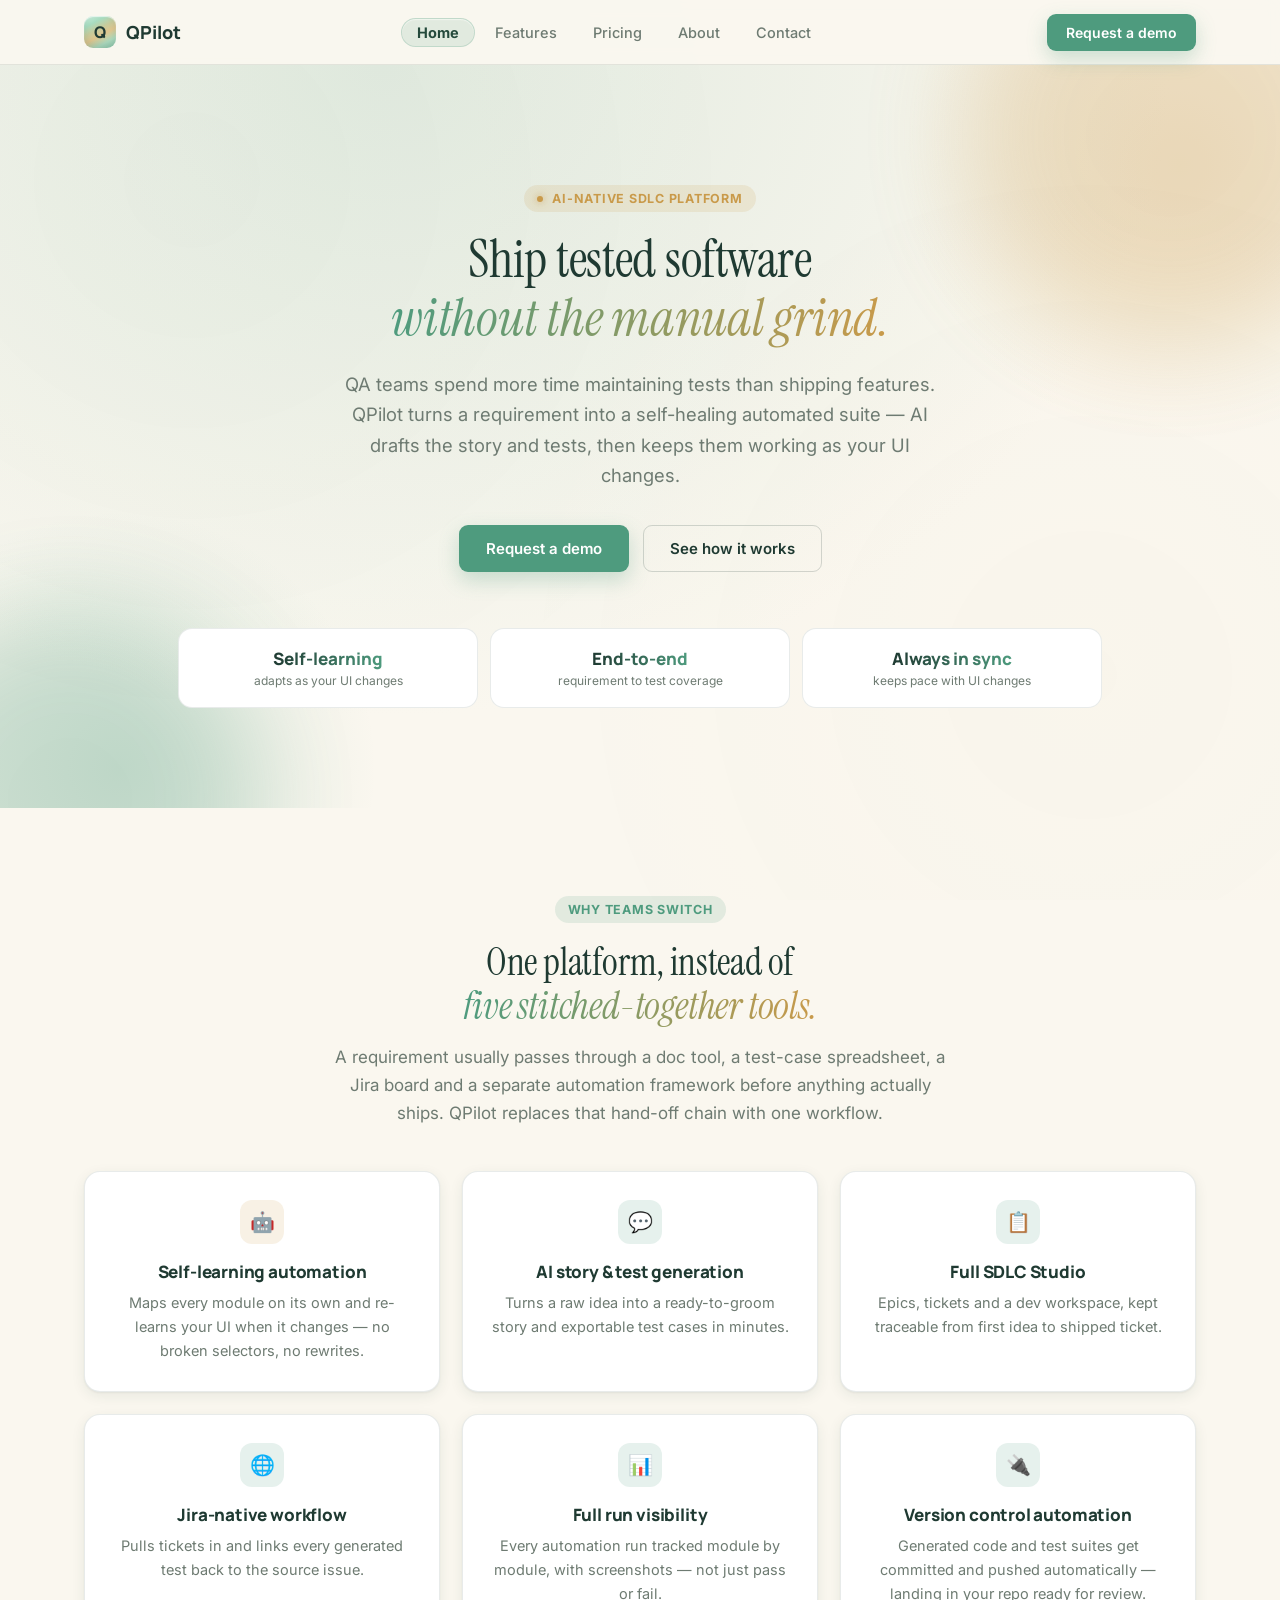
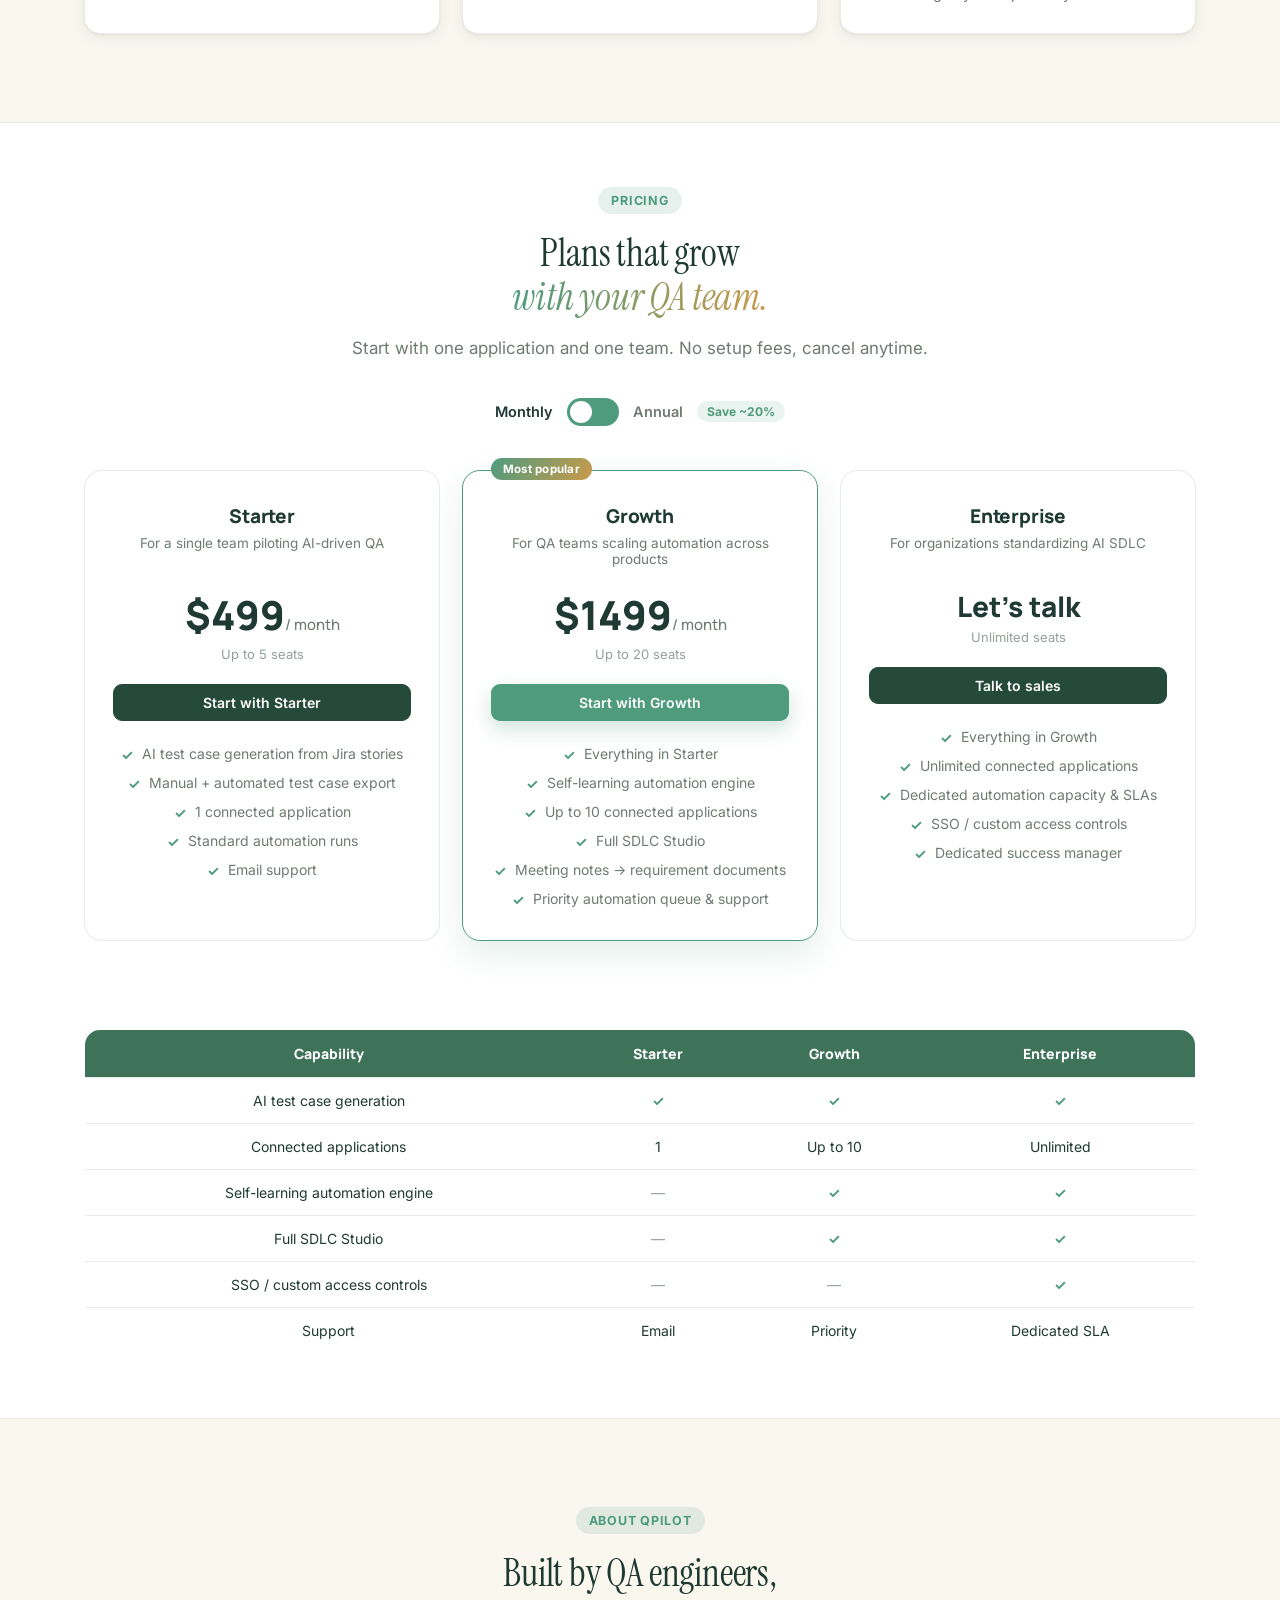
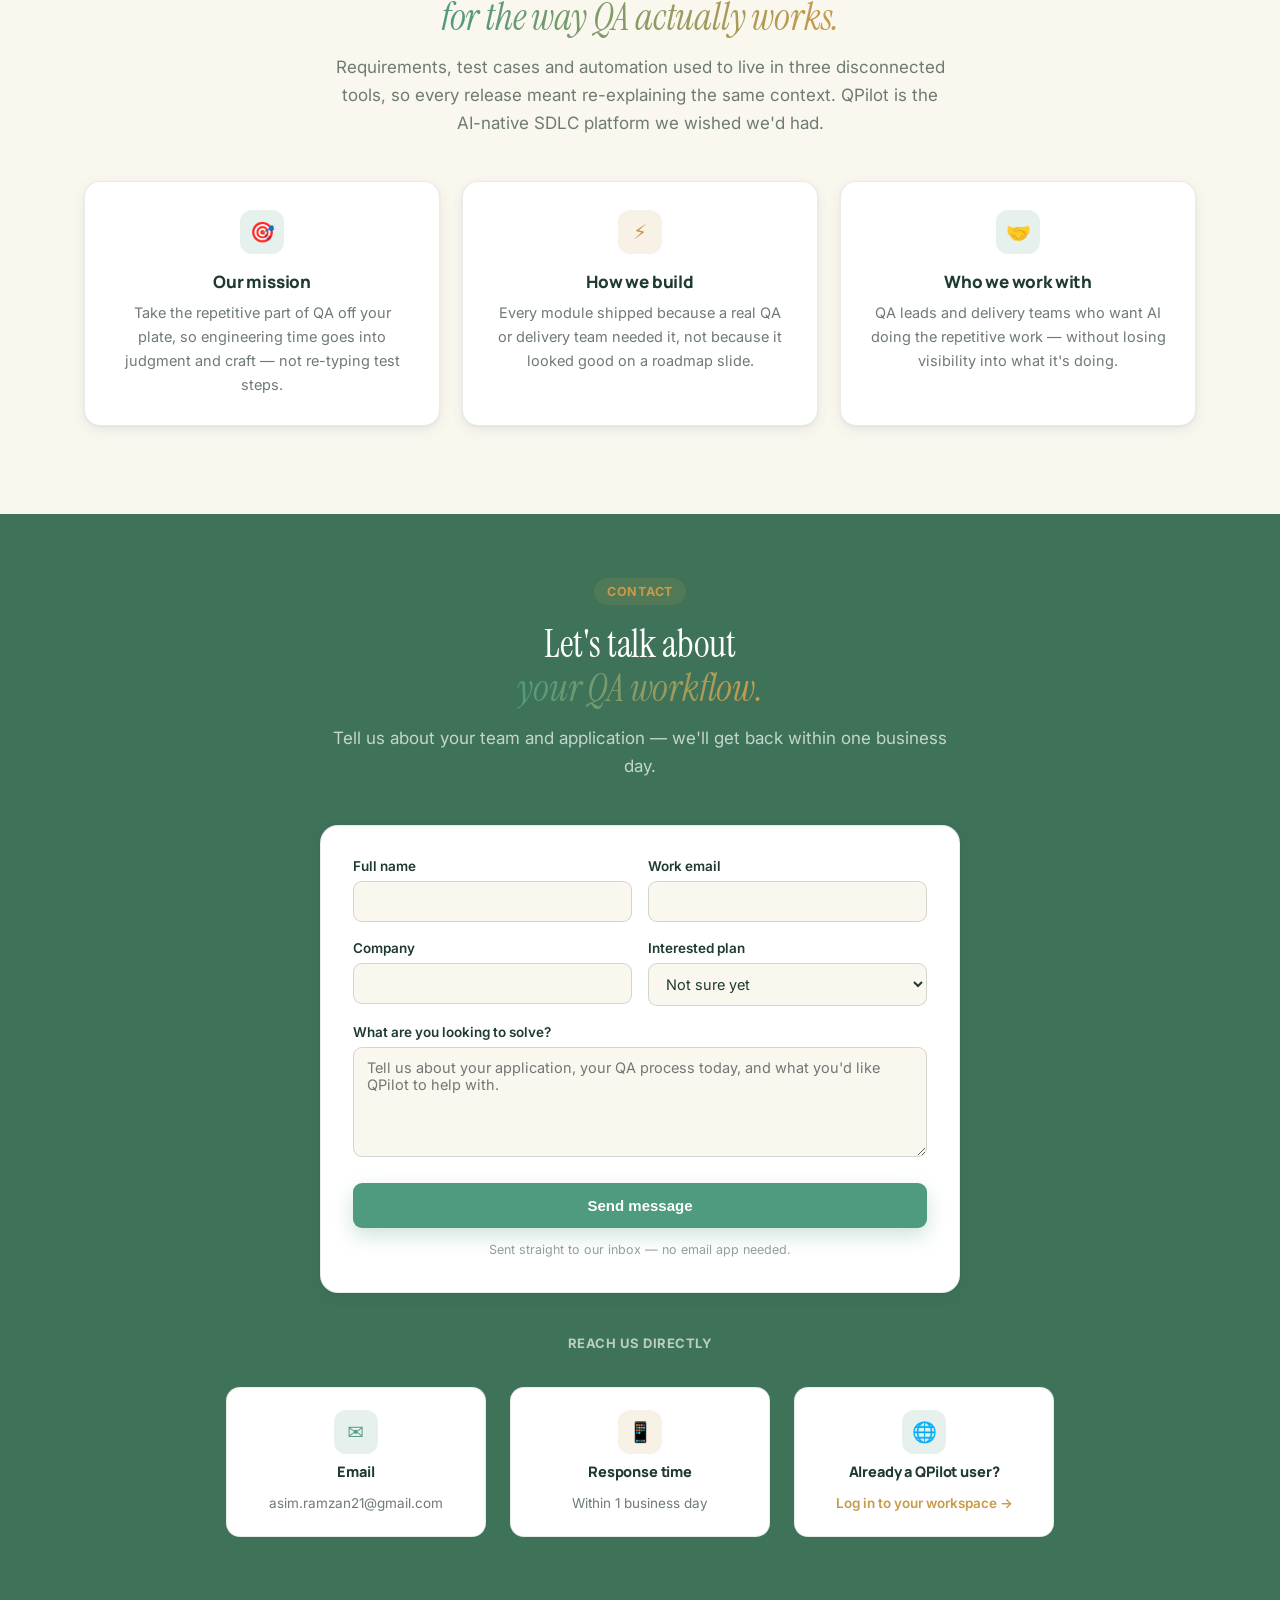
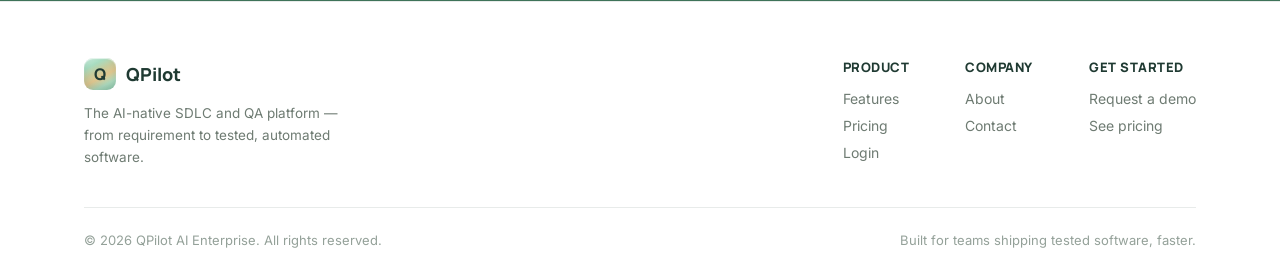
<file: index.html>
<!DOCTYPE html>
<html lang="en">
<head>
<meta charset="UTF-8">
<meta name="viewport" content="width=device-width, initial-scale=1">
<title>QPilot — AI-Native SDLC & QA Platform</title>
<meta name="description" content="QPilot turns a requirement into tested, automated software. AI writes your user stories and test cases, then a self-learning engine builds and maintains the automation — so your QA team stops re-doing the same work every release.">
<meta property="og:title" content="QPilot — AI-Native SDLC & QA Platform">
<meta property="og:description" content="Requirement to tested, automated release — one AI-native platform. Self-learning automation, AI test case generation, and a full SDLC Studio.">
<meta property="og:type" content="website">
<meta name="keywords" content="AI QA platform, test automation, SDLC platform, self-healing automation, AI test case generation, Playwright automation, Jira test automation">
<link rel="icon" type="image/svg+xml" href="data:image/svg+xml,%3Csvg xmlns='http://www.w3.org/2000/svg' viewBox='0 0 64 64'%3E%3Cdefs%3E%3ClinearGradient id='g' x1='0' y1='0' x2='1' y2='1'%3E%3Cstop offset='0' stop-color='%23CDEEE0'/%3E%3Cstop offset='.5' stop-color='%23C7CB9C'/%3E%3Cstop offset='1' stop-color='%238FCBB0'/%3E%3C/linearGradient%3E%3C/defs%3E%3Crect width='64' height='64' rx='16' fill='url(%23g)'/%3E%3Ctext x='32' y='45' font-family='Georgia,serif' font-size='38' font-weight='700' fill='%23213B34' text-anchor='middle'%3EQ%3C/text%3E%3C/svg%3E">
<link rel="preconnect" href="https://fonts.googleapis.com">
<link href="https://fonts.googleapis.com/css2?family=Instrument+Serif:ital@0;1&family=Manrope:wght@700;800&family=Inter:wght@400;500;600;700;800&family=JetBrains+Mono:wght@500&display=swap" rel="stylesheet">
<link rel="stylesheet" href="styles.css">
</head>
<body>
<div class="qsite-grain"></div>

<nav class="qsite-nav" id="qNav">
  <div class="qsite-nav-inner">
    <a href="#home" class="qsite-brand"><span class="qsite-brand-mark">Q</span> QPilot</a>
    <div class="qsite-links" id="qsiteNavLinks">
      <div class="qnav-pill" id="qNavPill"></div>
      <a href="#home" class="active" data-sec="home">Home</a>
      <a href="#features" data-sec="features">Features</a>
      <a href="#pricing" data-sec="pricing">Pricing</a>
      <a href="#about" data-sec="about">About</a>
      <a href="#contact" data-sec="contact">Contact</a>
    </div>
    <div class="qsite-cta-group">
      <a href="#contact" class="qsite-btn qsite-btn-primary">Request a demo</a>
      <button class="qsite-nav-toggle" onclick="document.getElementById('qsiteNavLinks').classList.toggle('open')" aria-label="Toggle menu">&#9776;</button>
    </div>
  </div>
</nav>

<!-- ============ HOME ============ -->
<section class="qsite-hero" id="home">
  <div class="orb orb1"></div><div class="orb orb2"></div>
  <div class="wrap qsite-hero-inner">
    <span class="qsite-eyebrow">AI-native SDLC platform</span>
    <h1>Ship tested software<br><span class="accent">without the manual grind.</span></h1>
    <p class="lead">QA teams spend more time maintaining tests than shipping features. QPilot turns a requirement into a self-healing automated suite — AI drafts the story and tests, then keeps them working as your UI changes.</p>
    <div class="qsite-hero-actions">
      <a href="#contact" class="qsite-btn qsite-btn-primary">Request a demo</a>
      <a href="#features" class="qsite-btn qsite-btn-ghost">See how it works</a>
    </div>
    <div class="qsite-hero-proof">
      <div class="proof-chip"><div class="proof-text"><strong class="cnt-txt">Self-learning</strong><span>adapts as your UI changes</span></div></div>
      <div class="proof-chip"><div class="proof-text"><strong class="cnt-txt">End-to-end</strong><span>requirement to test coverage</span></div></div>
      <div class="proof-chip"><div class="proof-text"><strong class="cnt-txt">Always in sync</strong><span>keeps pace with UI changes</span></div></div>
    </div>
  </div>
</section>

<!-- ============ FEATURES ============ -->
<section class="qsite-section" id="features">
  <div class="wrap">
    <div class="qsite-center reveal" style="max-width:640px;">
      <span class="qsite-eyebrow">Why teams switch</span>
      <h2 class="qsite-h2">One platform, instead of<br><span class="accent-text">five stitched-together tools.</span></h2>
      <p class="qsite-sub qsite-center">A requirement usually passes through a doc tool, a test-case spreadsheet, a Jira board and a separate automation framework before anything actually ships. QPilot replaces that hand-off chain with one workflow.</p>
    </div>

    <div class="qsite-grid cols-3" style="margin-top:44px;">
      <div class="qsite-card reveal">
        <div class="qsite-icon accent">&#129302;</div>
        <h3>Self-learning automation</h3>
        <p>Maps every module on its own and re-learns your UI when it changes — no broken selectors, no rewrites.</p>
      </div>
      <div class="qsite-card reveal">
        <div class="qsite-icon">&#128172;</div>
        <h3>AI story &amp; test generation</h3>
        <p>Turns a raw idea into a ready-to-groom story and exportable test cases in minutes.</p>
      </div>
      <div class="qsite-card reveal">
        <div class="qsite-icon">&#128203;</div>
        <h3>Full SDLC Studio</h3>
        <p>Epics, tickets and a dev workspace, kept traceable from first idea to shipped ticket.</p>
      </div>
      <div class="qsite-card reveal">
        <div class="qsite-icon">&#127760;</div>
        <h3>Jira-native workflow</h3>
        <p>Pulls tickets in and links every generated test back to the source issue.</p>
      </div>
      <div class="qsite-card reveal">
        <div class="qsite-icon">&#128202;</div>
        <h3>Full run visibility</h3>
        <p>Every automation run tracked module by module, with screenshots — not just pass or fail.</p>
      </div>
      <div class="qsite-card reveal">
        <div class="qsite-icon">&#128268;</div>
        <h3>Version control automation</h3>
        <p>Generated code and test suites get committed and pushed automatically — landing in your repo ready for review.</p>
      </div>
    </div>
  </div>
</section>

<!-- ============ PRICING ============ -->
<section class="qsite-section tight" id="pricing" style="background:var(--surface);border-top:1px solid var(--border);border-bottom:1px solid var(--border);">
  <div class="wrap">
    <div class="qsite-center reveal" style="max-width:760px;">
      <span class="qsite-eyebrow">Pricing</span>
      <h2 class="qsite-h2">Plans that grow<br><span class="accent-text">with your QA team.</span></h2>
      <p class="qsite-sub qsite-center">Start with one application and one team. No setup fees, cancel anytime.</p>
    </div>
    <div class="qp-toggle-wrap reveal">
      <span class="qp-toggle-label on" id="qpLabelMonthly">Monthly</span>
      <button class="qp-toggle" id="qpToggle" onclick="qpToggleBilling()" aria-label="Toggle annual billing"></button>
      <span class="qp-toggle-label" id="qpLabelAnnual">Annual</span>
      <span class="qp-save-pill">Save ~20%</span>
    </div>

    <div class="qp-plans">
      <div class="qp-plan reveal">
        <h3>Starter</h3>
        <div class="qp-tagline">For a single team piloting AI-driven QA</div>
        <div class="qp-price"><span class="qp-amt-monthly">$499</span><span class="qp-amt-annual" style="display:none;">$399</span><small>/ month</small></div>
        <div class="qp-seats">Up to 5 seats</div>
        <a href="#contact" class="qsite-btn qsite-btn-dark" onclick="qpPickPlan('Starter')">Start with Starter</a>
        <ul class="qp-feat-list">
          <li>AI test case generation from Jira stories</li>
          <li>Manual + automated test case export</li>
          <li>1 connected application</li>
          <li>Standard automation runs</li>
          <li>Email support</li>
        </ul>
      </div>
      <div class="qp-plan highlight reveal">
        <h3>Growth</h3>
        <div class="qp-tagline">For QA teams scaling automation across products</div>
        <div class="qp-price"><span class="qp-amt-monthly">$1499</span><span class="qp-amt-annual" style="display:none;">$1199</span><small>/ month</small></div>
        <div class="qp-seats">Up to 20 seats</div>
        <a href="#contact" class="qsite-btn qsite-btn-primary" onclick="qpPickPlan('Growth')">Start with Growth</a>
        <ul class="qp-feat-list">
          <li>Everything in Starter</li>
          <li>Self-learning automation engine</li>
          <li>Up to 10 connected applications</li>
          <li>Full SDLC Studio</li>
          <li>Meeting notes &rarr; requirement documents</li>
          <li>Priority automation queue &amp; support</li>
        </ul>
      </div>
      <div class="qp-plan reveal">
        <h3>Enterprise</h3>
        <div class="qp-tagline">For organizations standardizing AI SDLC</div>
        <div class="qp-price custom">Let's talk</div>
        <div class="qp-seats">Unlimited seats</div>
        <a href="#contact" class="qsite-btn qsite-btn-dark" onclick="qpPickPlan('Enterprise')">Talk to sales</a>
        <ul class="qp-feat-list">
          <li>Everything in Growth</li>
          <li>Unlimited connected applications</li>
          <li>Dedicated automation capacity &amp; SLAs</li>
          <li>SSO / custom access controls</li>
          <li>Dedicated success manager</li>
        </ul>
      </div>
    </div>

    <div class="qp-compare reveal">
      <table>
        <thead><tr><th>Capability</th><th>Starter</th><th>Growth</th><th>Enterprise</th></tr></thead>
        <tbody>
          <tr><td>AI test case generation</td><td class="yes">&#10003;</td><td class="yes">&#10003;</td><td class="yes">&#10003;</td></tr>
          <tr><td>Connected applications</td><td>1</td><td>Up to 10</td><td>Unlimited</td></tr>
          <tr><td>Self-learning automation engine</td><td class="no">&mdash;</td><td class="yes">&#10003;</td><td class="yes">&#10003;</td></tr>
          <tr><td>Full SDLC Studio</td><td class="no">&mdash;</td><td class="yes">&#10003;</td><td class="yes">&#10003;</td></tr>
          <tr><td>SSO / custom access controls</td><td class="no">&mdash;</td><td class="no">&mdash;</td><td class="yes">&#10003;</td></tr>
          <tr><td>Support</td><td>Email</td><td>Priority</td><td>Dedicated SLA</td></tr>
        </tbody>
      </table>
    </div>
  </div>
</section>

<!-- ============ ABOUT ============ -->
<section class="qsite-section" id="about">
  <div class="wrap">
    <div class="qsite-center reveal" style="max-width:680px;">
      <span class="qsite-eyebrow">About QPilot</span>
      <h2 class="qsite-h2">Built by QA engineers,<br><span class="accent-text">for the way QA actually works.</span></h2>
      <p class="qsite-sub qsite-center">Requirements, test cases and automation used to live in three disconnected tools, so every release meant re-explaining the same context. QPilot is the AI-native SDLC platform we wished we'd had.</p>
    </div>
    <div class="qsite-grid cols-3" style="margin-top:44px;">
      <div class="qsite-card reveal">
        <div class="qsite-icon">&#127919;</div>
        <h3>Our mission</h3>
        <p>Take the repetitive part of QA off your plate, so engineering time goes into judgment and craft — not re-typing test steps.</p>
      </div>
      <div class="qsite-card reveal">
        <div class="qsite-icon accent">&#9889;</div>
        <h3>How we build</h3>
        <p>Every module shipped because a real QA or delivery team needed it, not because it looked good on a roadmap slide.</p>
      </div>
      <div class="qsite-card reveal">
        <div class="qsite-icon">&#129309;</div>
        <h3>Who we work with</h3>
        <p>QA leads and delivery teams who want AI doing the repetitive work — without losing visibility into what it's doing.</p>
      </div>
    </div>
  </div>
</section>

<!-- ============ CONTACT ============ -->
<section class="qsite-section tight qsite-band" id="contact">
  <div class="wrap">
    <div class="qsite-center reveal" style="max-width:620px;margin-bottom:44px;">
      <span class="qsite-eyebrow" style="background:var(--accent-soft);color:var(--accent);">Contact</span>
      <h2 class="qsite-h2">Let's talk about<br><span class="accent-text">your QA workflow.</span></h2>
      <p class="qsite-sub qsite-center">Tell us about your team and application — we'll get back within one business day.</p>
    </div>
    <div class="qc-wrap reveal">
      <div class="qc-form">
        <form id="qcForm">
          <div class="qc-row2">
            <div class="qc-field"><label for="qc-name">Full name</label><input type="text" id="qc-name" name="name" required></div>
            <div class="qc-field"><label for="qc-email">Work email</label><input type="email" id="qc-email" name="email" required></div>
          </div>
          <div class="qc-row2">
            <div class="qc-field"><label for="qc-company">Company</label><input type="text" id="qc-company" name="company"></div>
            <div class="qc-field">
              <label for="qc-plan">Interested plan</label>
              <select id="qc-plan" name="interested_plan">
                <option value="">Not sure yet</option><option value="Starter">Starter</option><option value="Growth">Growth</option><option value="Enterprise">Enterprise</option>
              </select>
            </div>
          </div>
          <div class="qc-field"><label for="qc-message">What are you looking to solve?</label><textarea id="qc-message" name="message" required placeholder="Tell us about your application, your QA process today, and what you'd like QPilot to help with."></textarea></div>
          <button type="submit" class="qsite-btn qsite-btn-primary qc-submit" id="qcSubmitBtn">Send message</button>
          <p class="qc-note" id="qcNote">Sent straight to our inbox — no email app needed.</p>
        </form>
      </div>
      <p class="qc-info-label">Reach us directly</p>
      <div class="qc-info-row">
        <div class="qc-info-item">
          <div class="qsite-icon">&#9993;</div>
          <h4>Email</h4><p>asim.ramzan21@gmail.com</p>
        </div>
        <div class="qc-info-item">
          <div class="qsite-icon accent">&#128241;</div>
          <h4>Response time</h4><p>Within 1 business day</p>
        </div>
        <div class="qc-info-item">
          <div class="qsite-icon">&#127760;</div>
          <h4>Already a QPilot user?</h4><p><a href="https://qpilot-ai.duckdns.org/" style="color:var(--accent);font-weight:600;">Log in to your workspace &rarr;</a></p>
        </div>
      </div>
    </div>
  </div>
</section>

<footer class="qsite-footer">
  <div class="wrap">
    <div class="qsite-footer-top">
      <div class="qsite-footer-brand">
        <a href="#home" class="qsite-brand"><span class="qsite-brand-mark">Q</span> QPilot</a>
        <p>The AI-native SDLC and QA platform — from requirement to tested, automated software.</p>
      </div>
      <div class="qsite-footer-cols">
        <div class="qsite-footer-col"><h4>Product</h4><a href="#features">Features</a><a href="#pricing">Pricing</a><a href="https://qpilot-ai.duckdns.org/">Login</a></div>
        <div class="qsite-footer-col"><h4>Company</h4><a href="#about">About</a><a href="#contact">Contact</a></div>
        <div class="qsite-footer-col"><h4>Get started</h4><a href="#contact">Request a demo</a><a href="#pricing">See pricing</a></div>
      </div>
    </div>
    <div class="qsite-footer-bottom">
      <span>&copy; 2026 QPilot AI Enterprise. All rights reserved.</span>
      <span>Built for teams shipping tested software, faster.</span>
    </div>
  </div>
</footer>

<script src="script.js"></script>
</body>
</html>
</file>
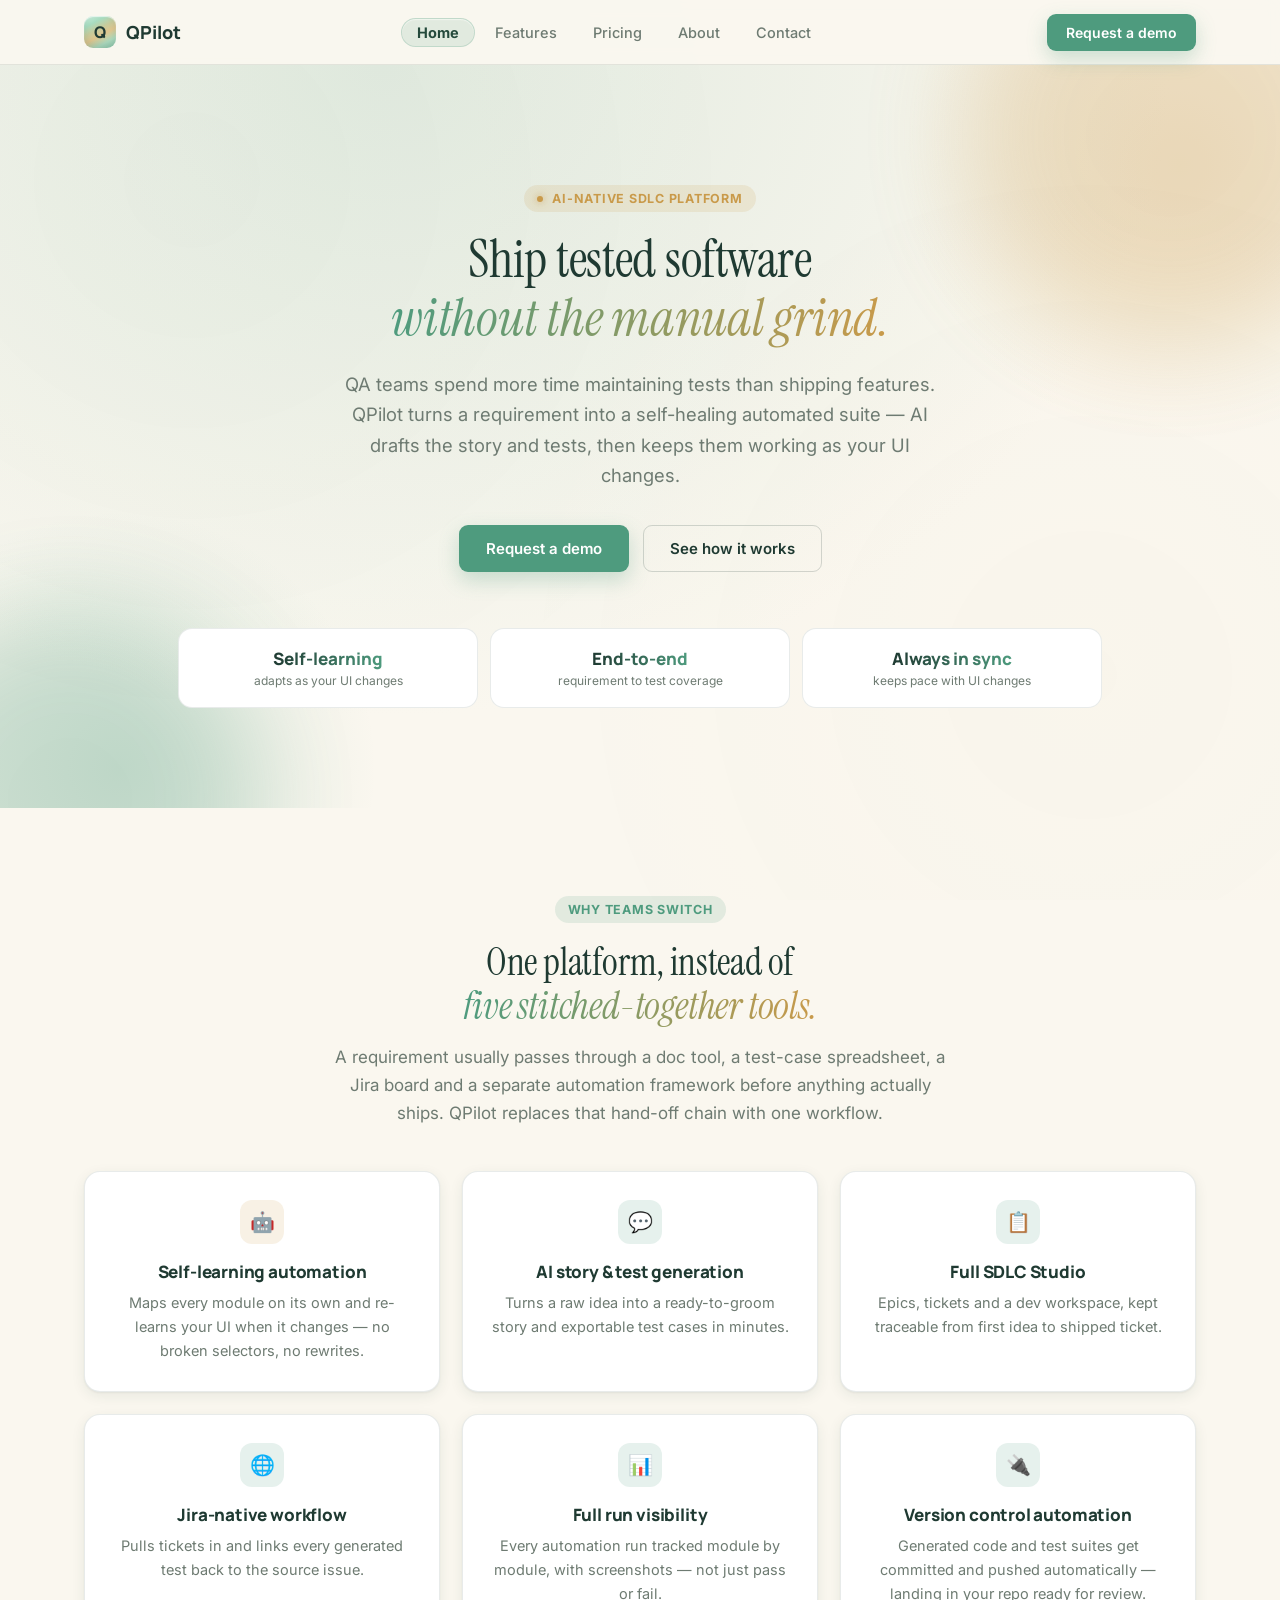
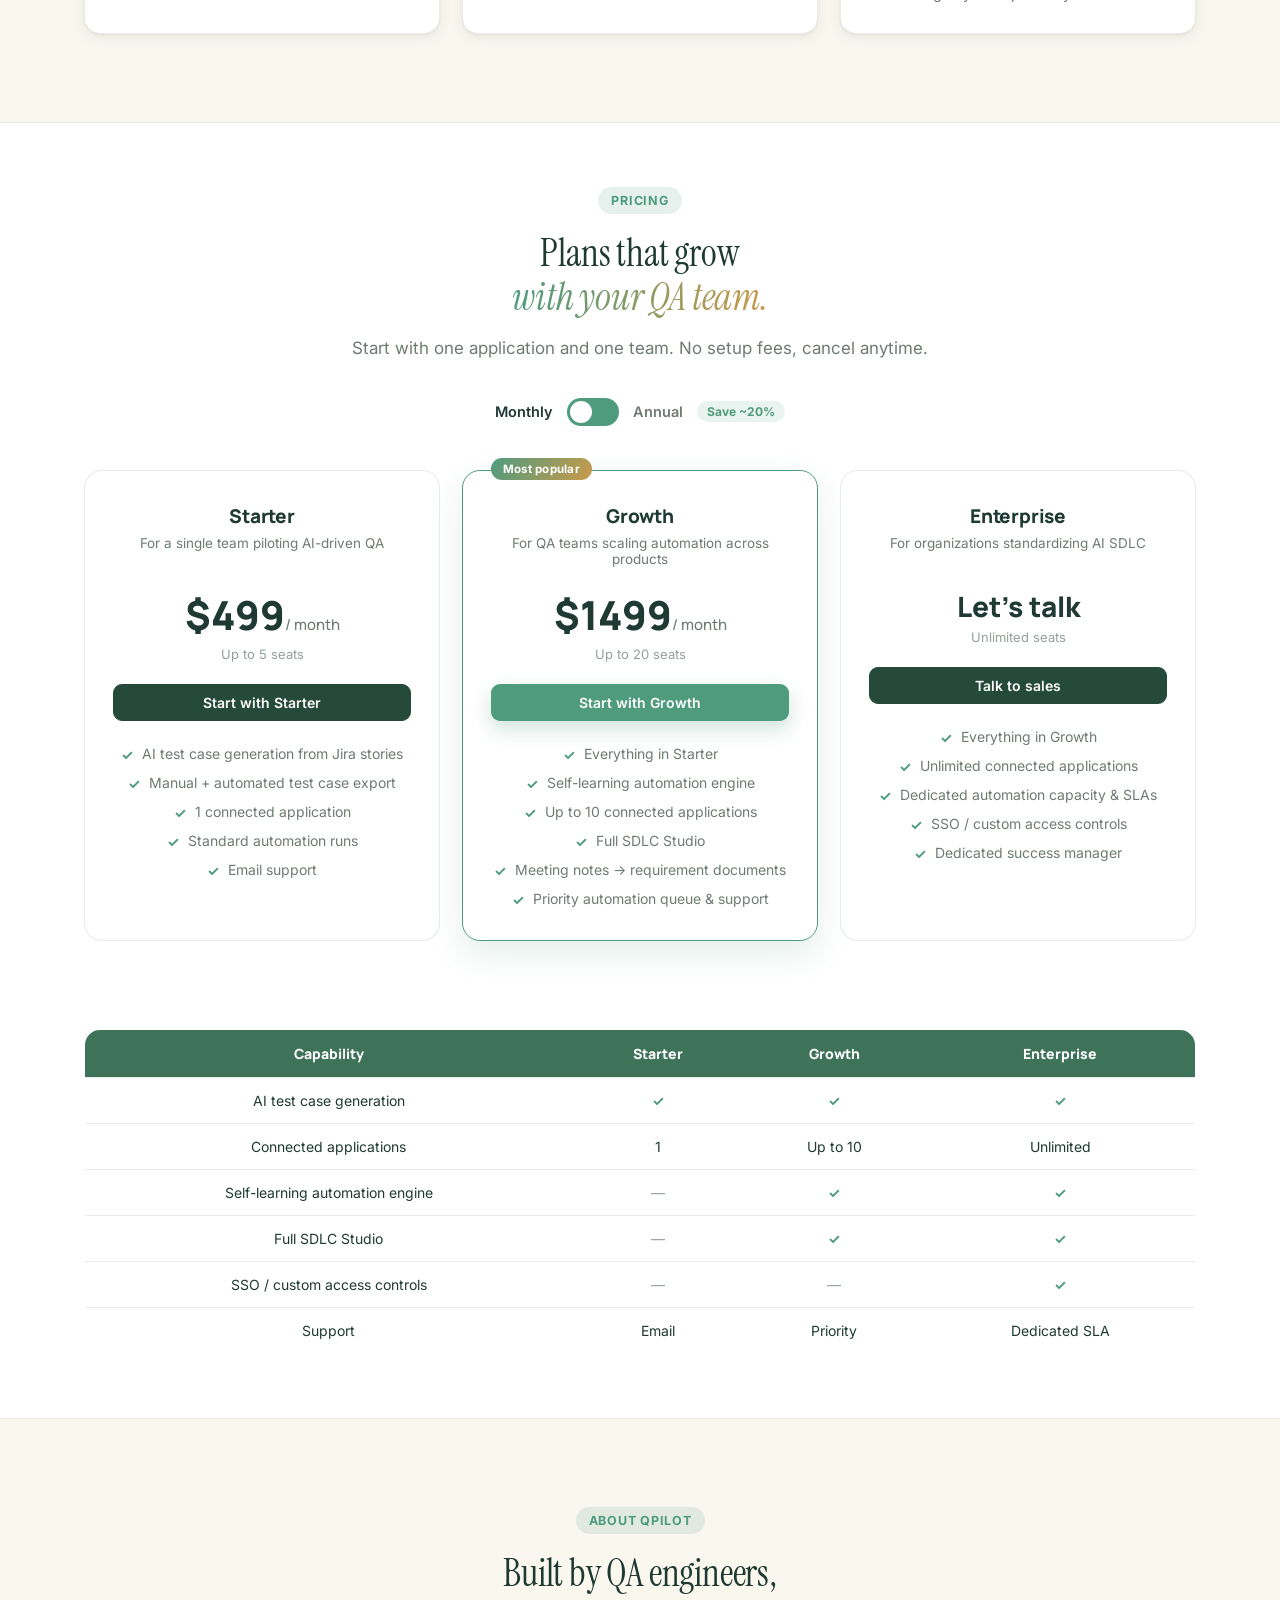
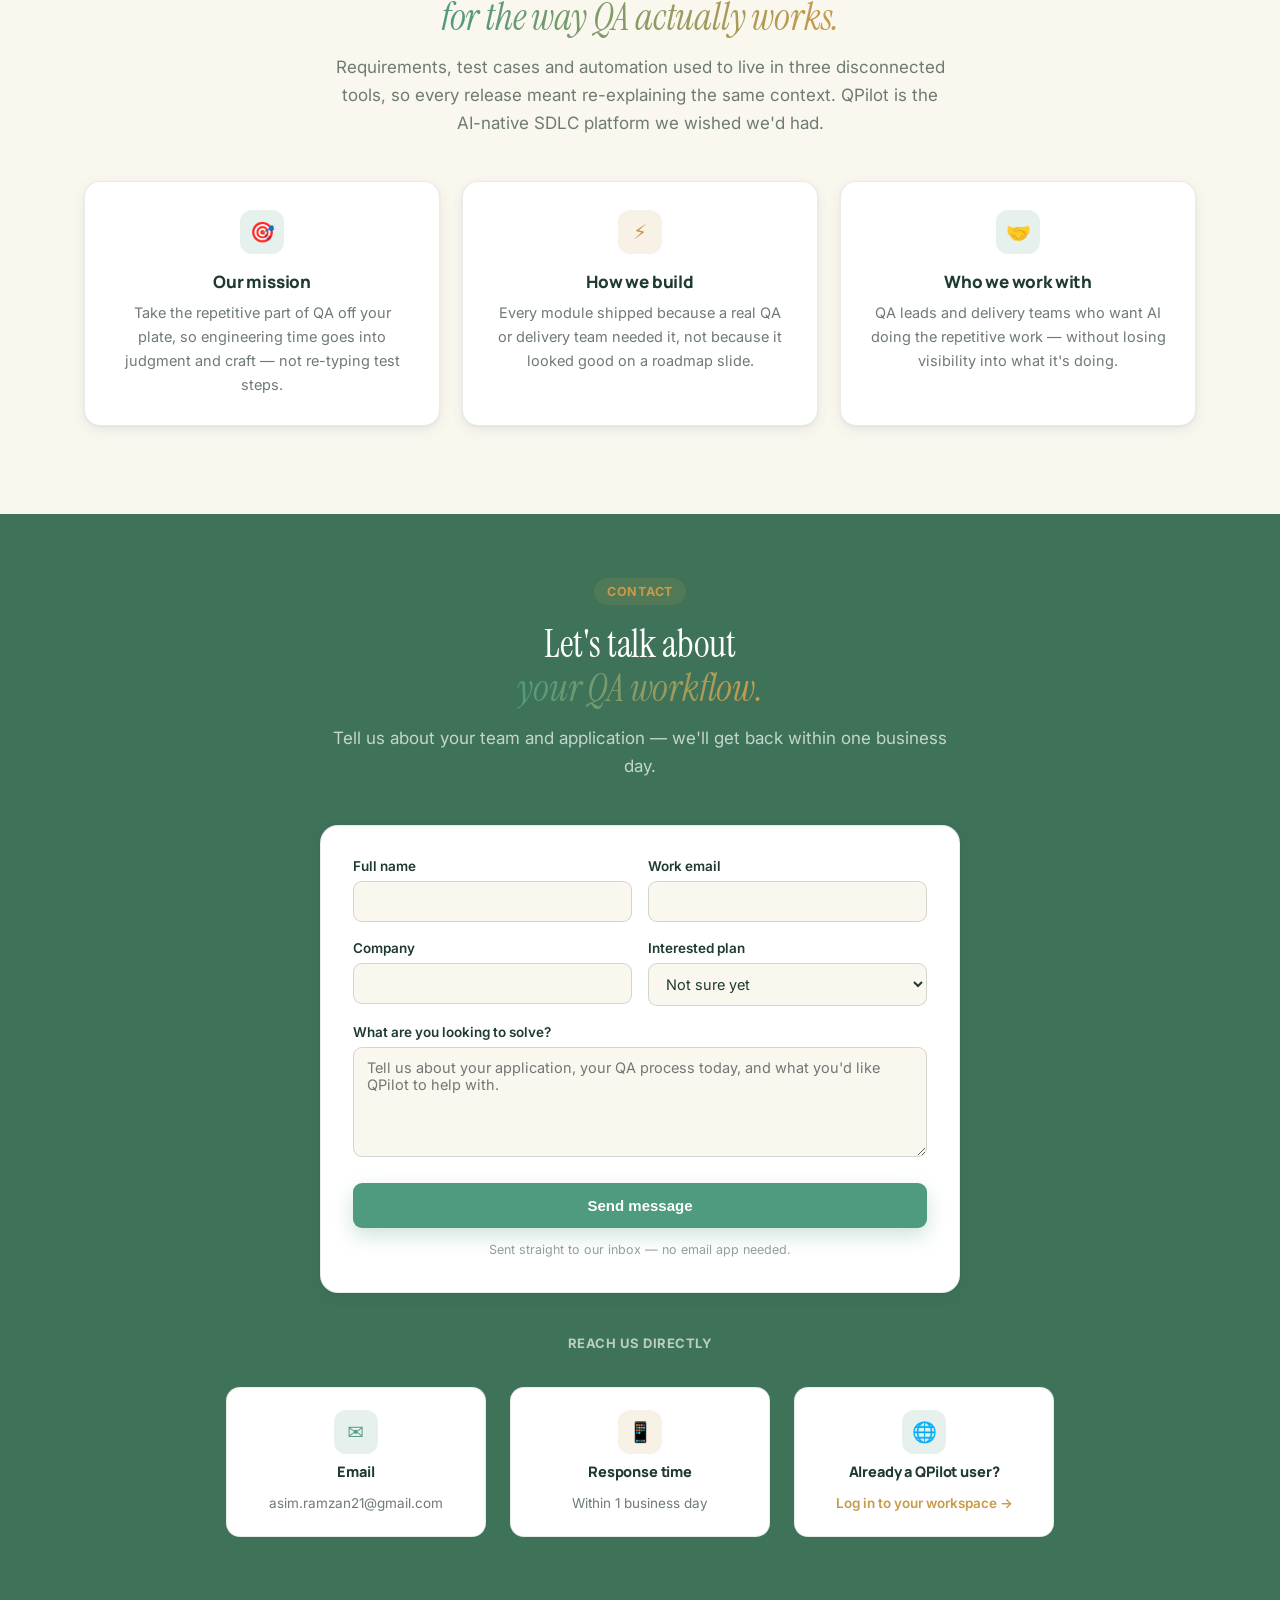
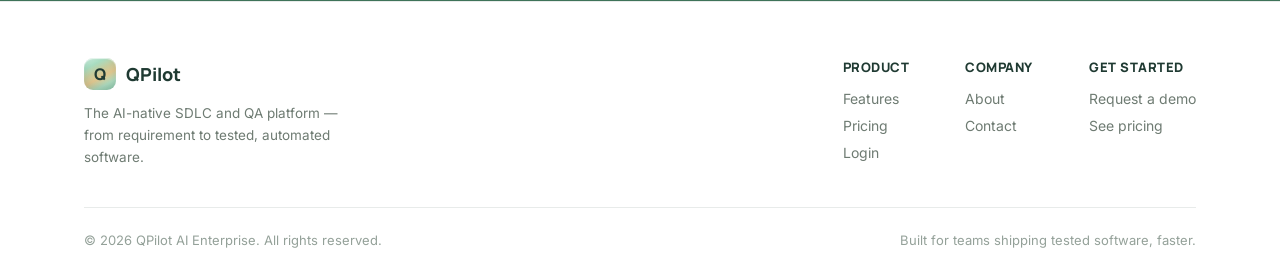
<file: about.html>
<!DOCTYPE html>
<html lang="en"><head><meta charset="UTF-8">
<meta http-equiv="refresh" content="0; url=index.html#about">
<link rel="canonical" href="index.html#about">
<title>QPilot</title></head>
<body>Redirecting to <a href="index.html#about">index.html#about</a>...
<script>location.replace('index.html#about');</script>
</body></html>
</file>
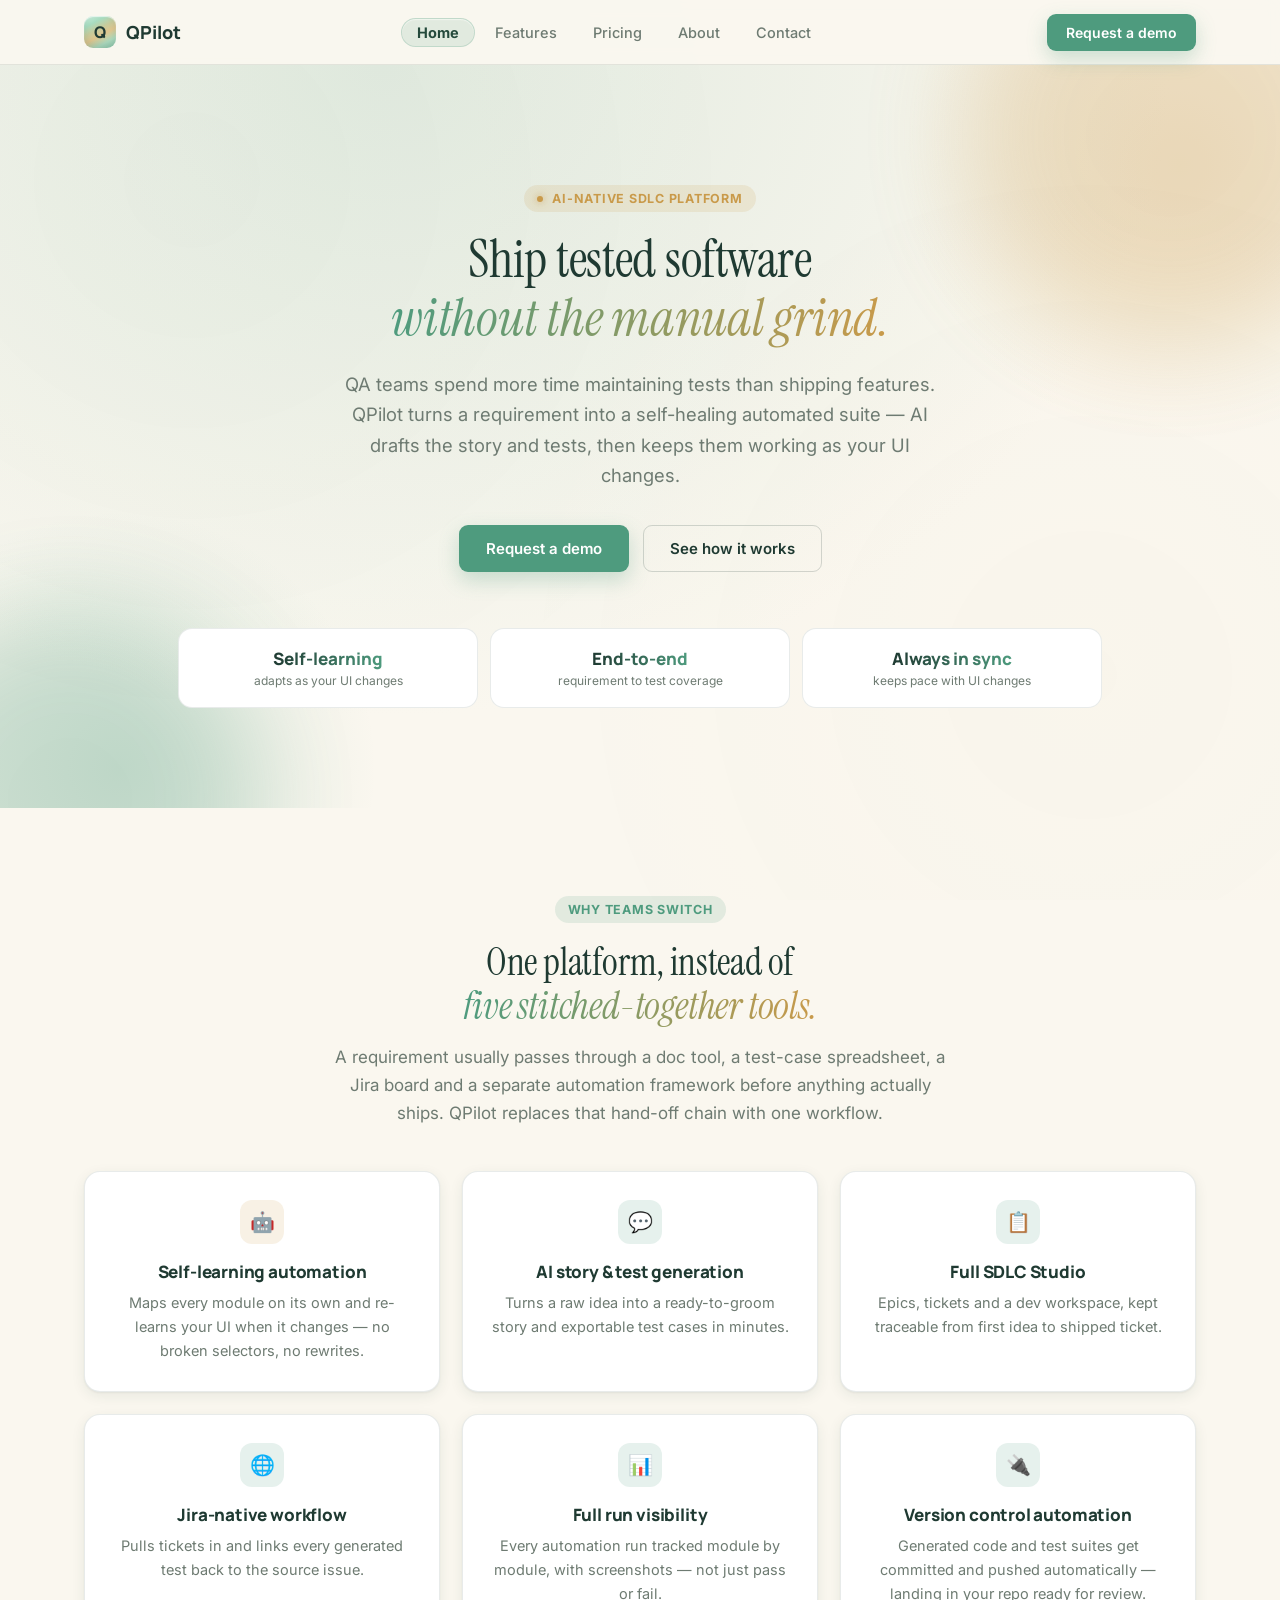
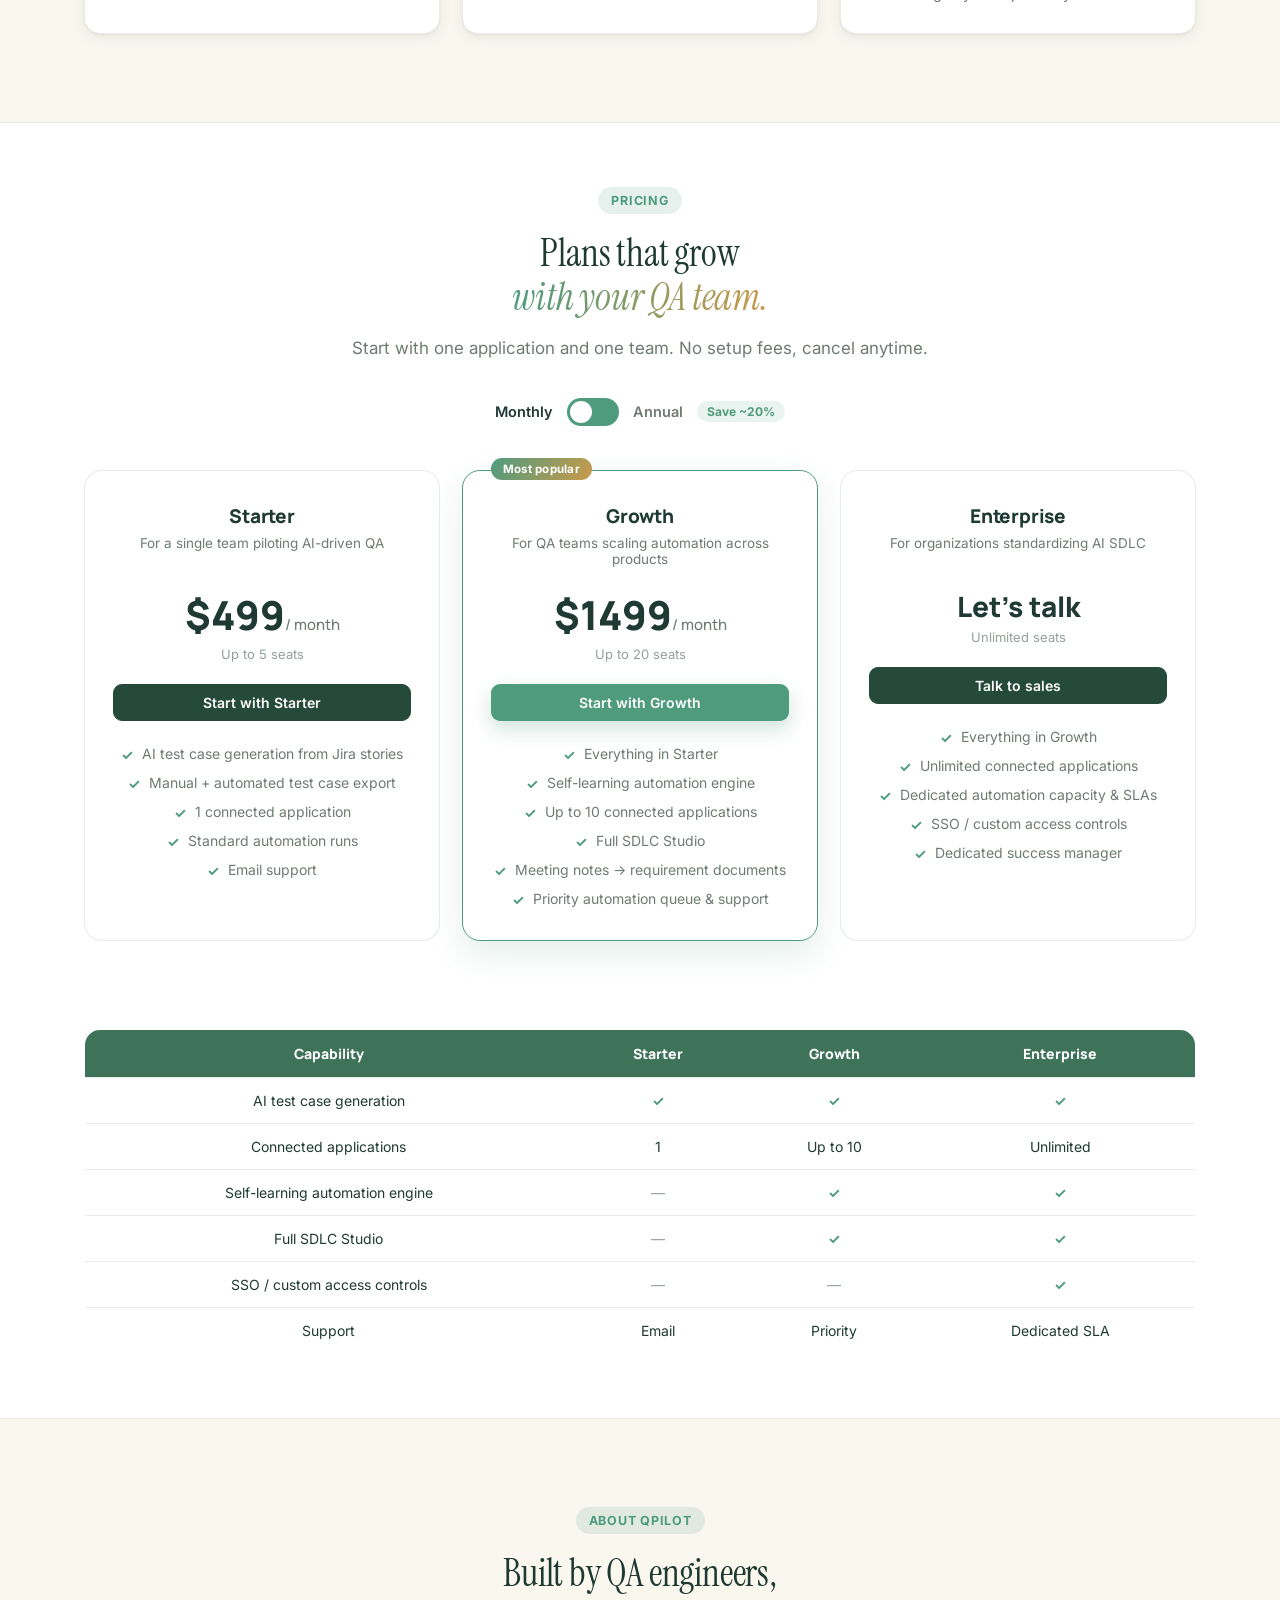
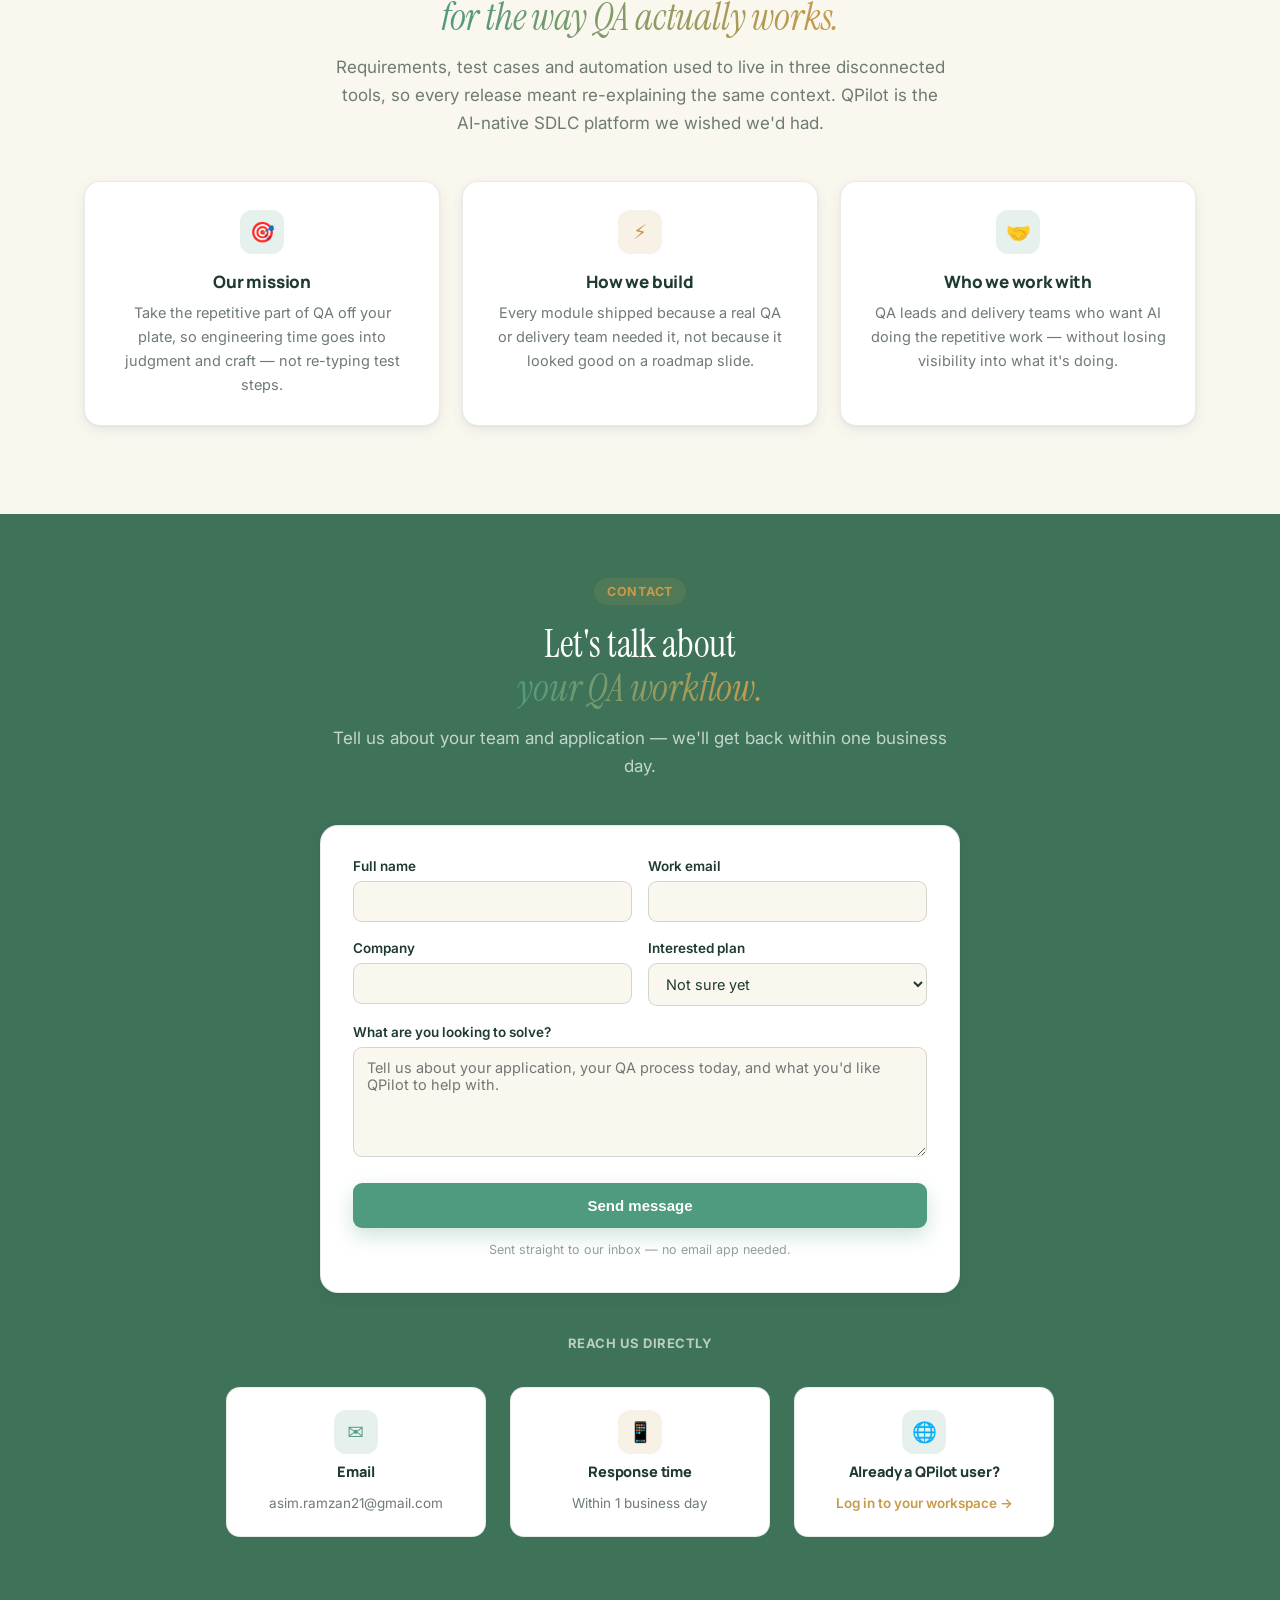
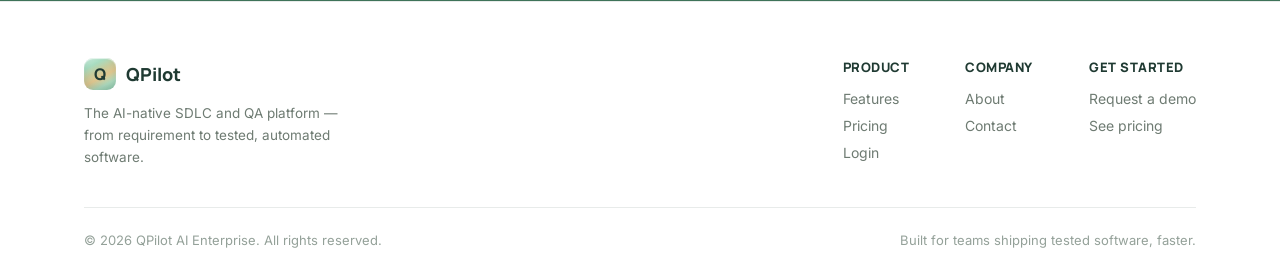
<file: contact.html>
<!DOCTYPE html>
<html lang="en"><head><meta charset="UTF-8">
<meta http-equiv="refresh" content="0; url=index.html#contact">
<link rel="canonical" href="index.html#contact">
<title>QPilot</title></head>
<body>Redirecting to <a href="index.html#contact">index.html#contact</a>...
<script>location.replace('index.html#contact');</script>
</body></html>
</file>
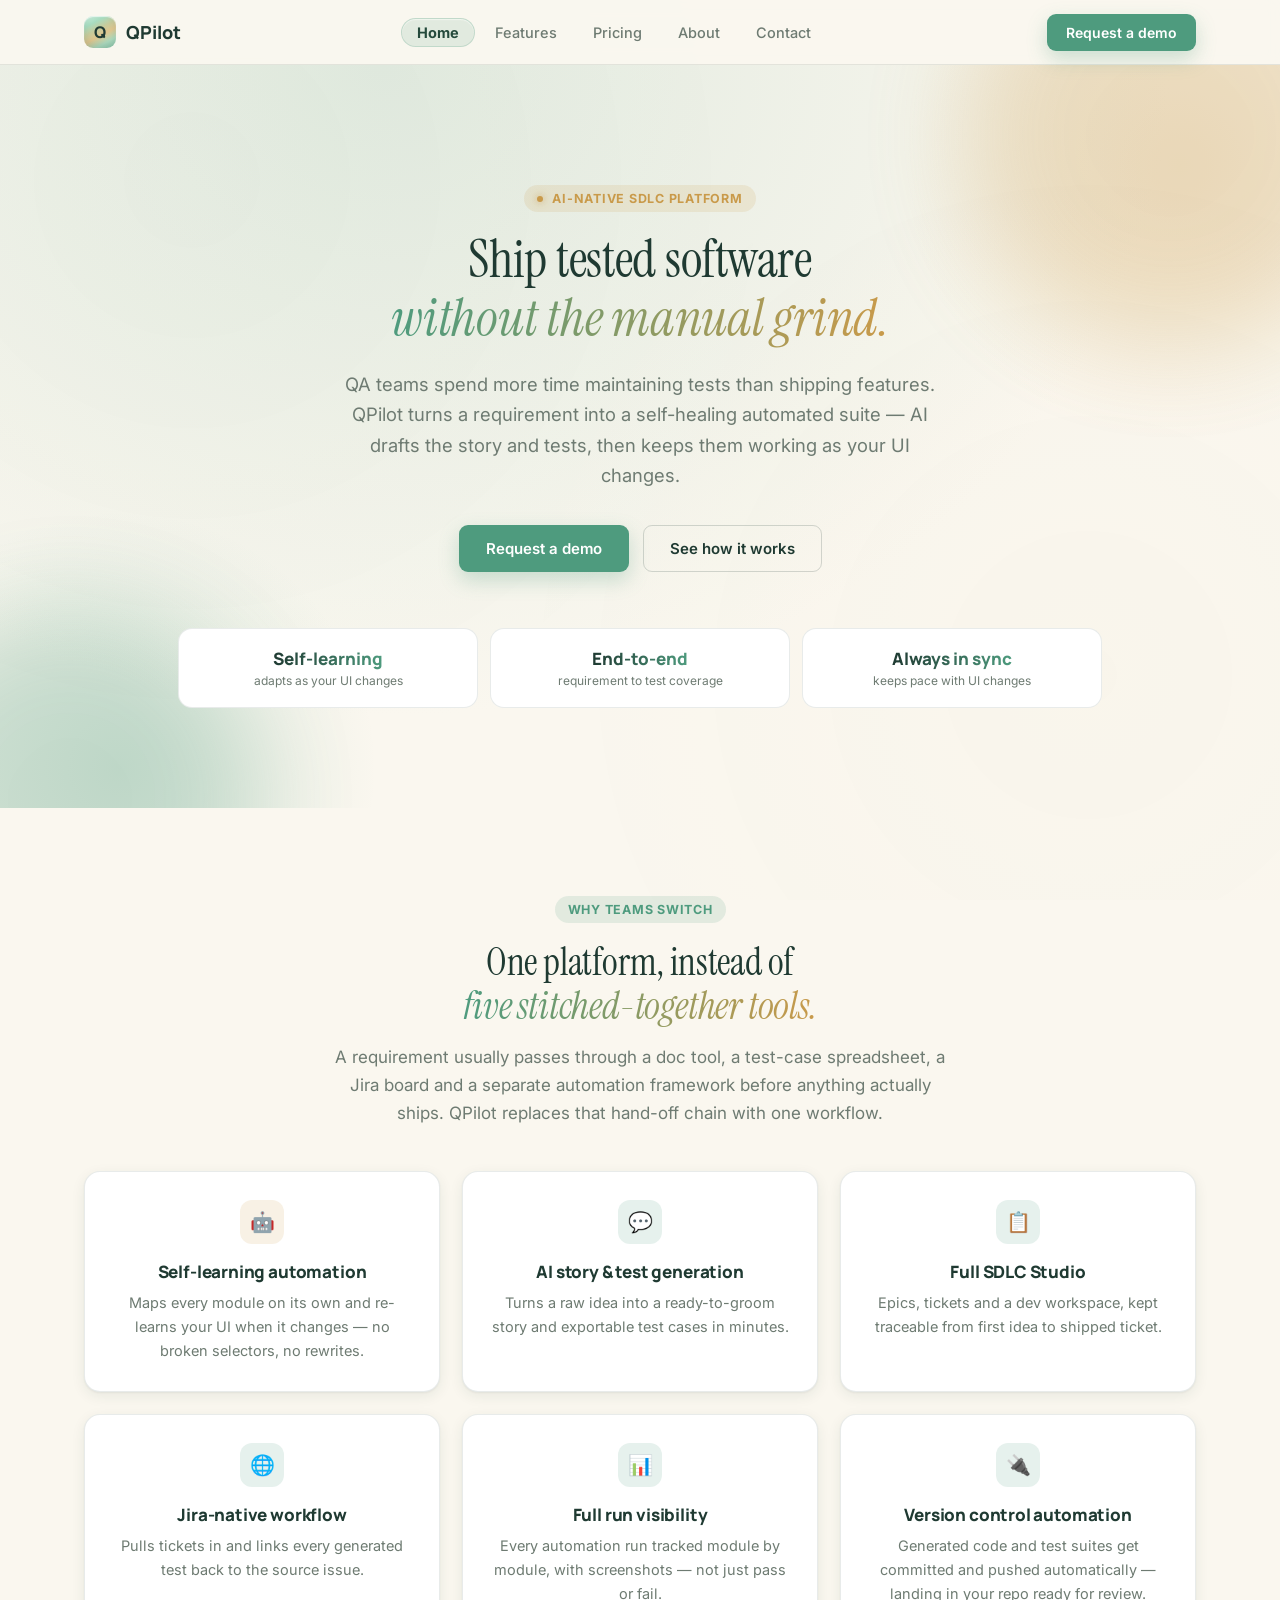
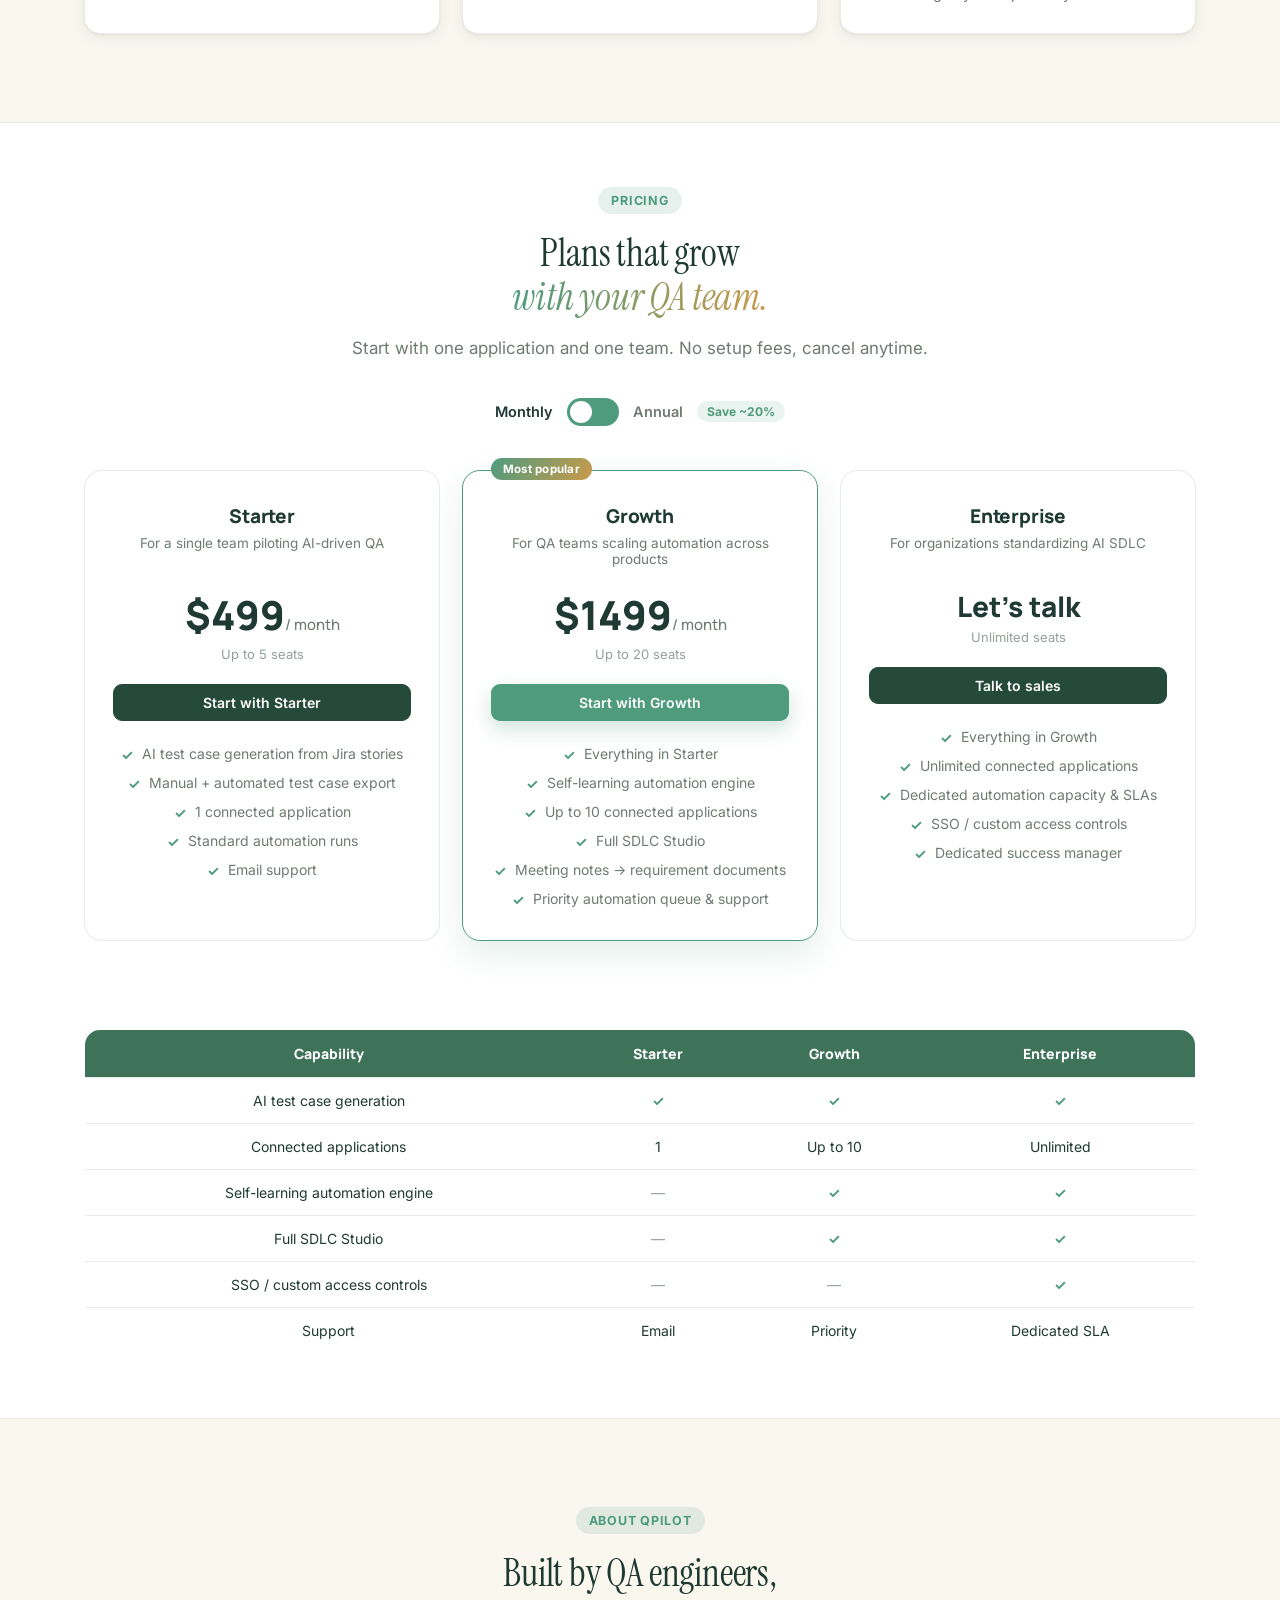
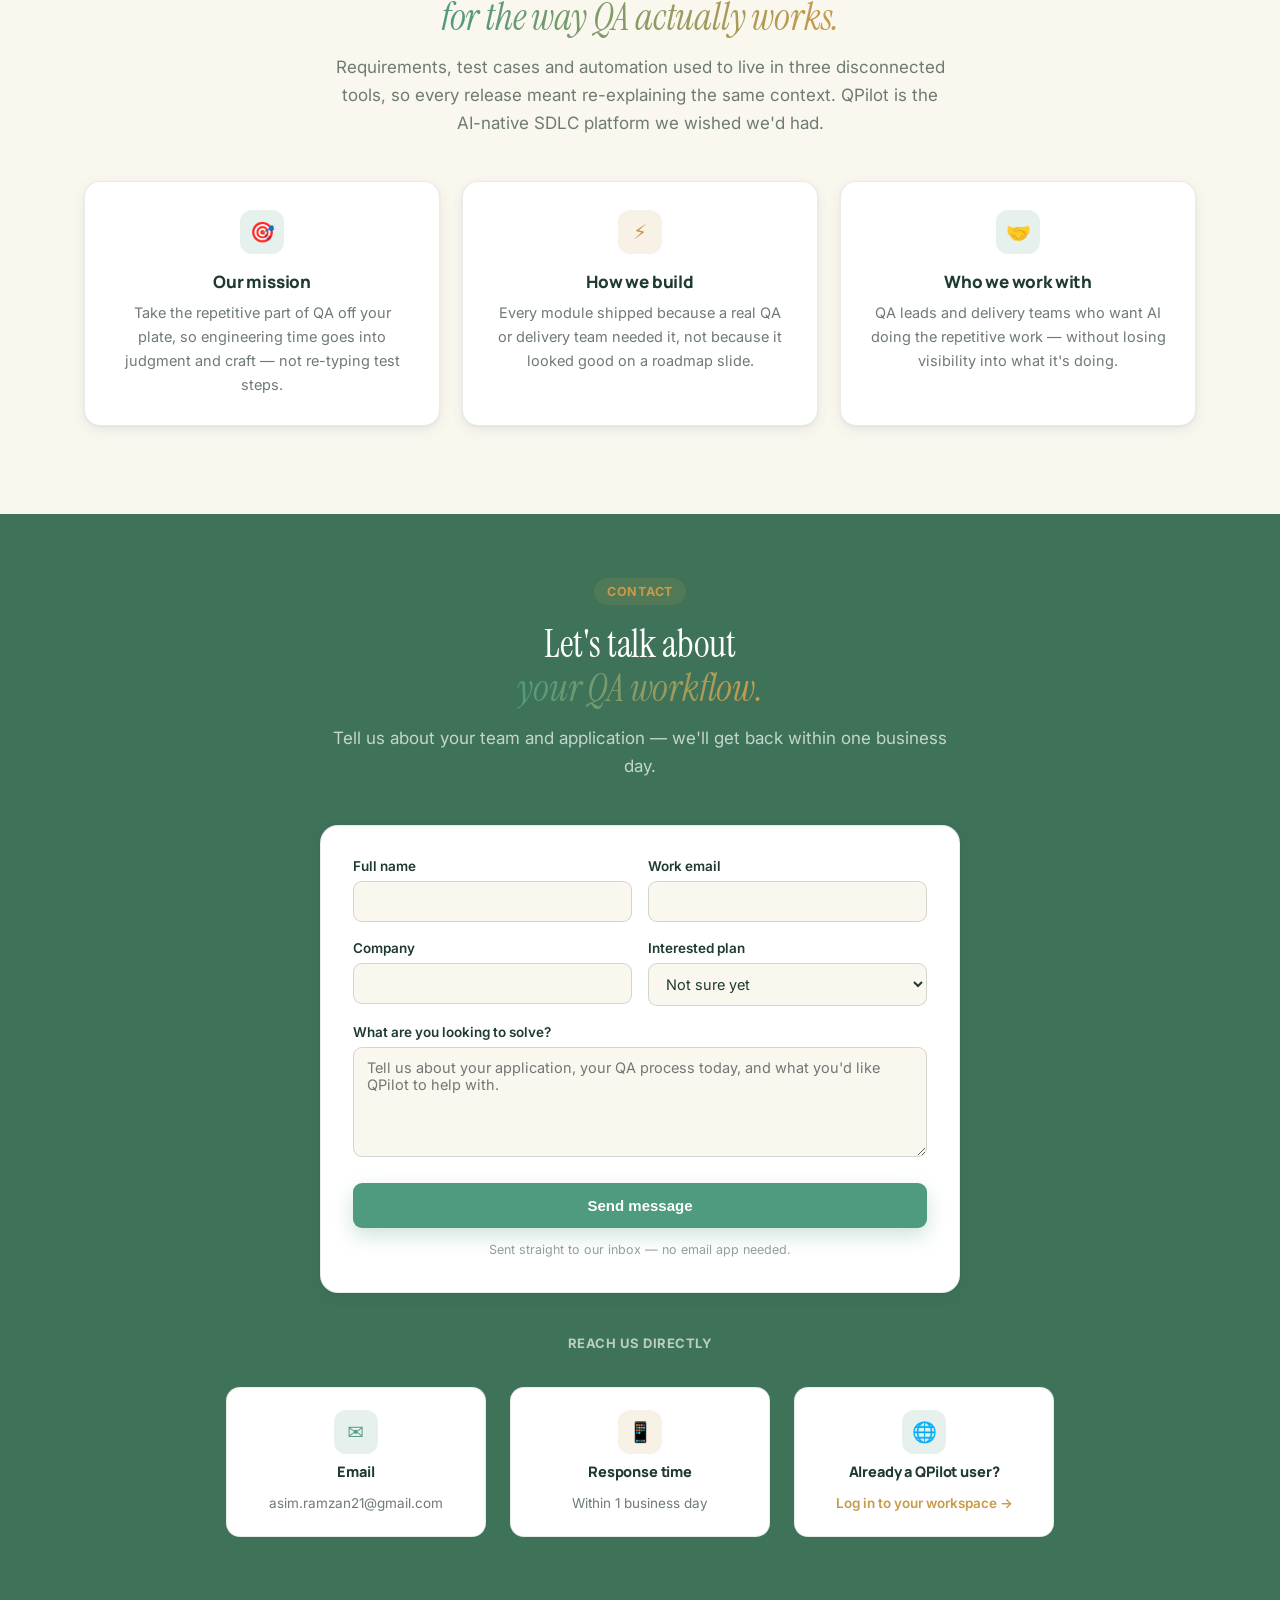
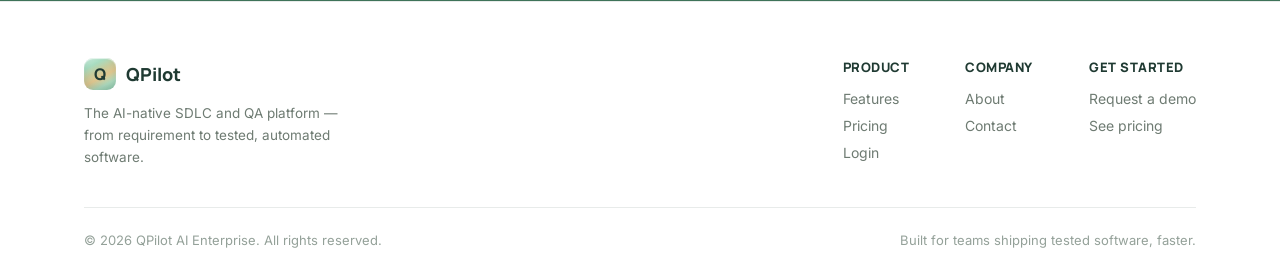
<file: features.html>
<!DOCTYPE html>
<html lang="en"><head><meta charset="UTF-8">
<meta http-equiv="refresh" content="0; url=index.html#features">
<link rel="canonical" href="index.html#features">
<title>QPilot</title></head>
<body>Redirecting to <a href="index.html#features">index.html#features</a>...
<script>location.replace('index.html#features');</script>
</body></html>
</file>
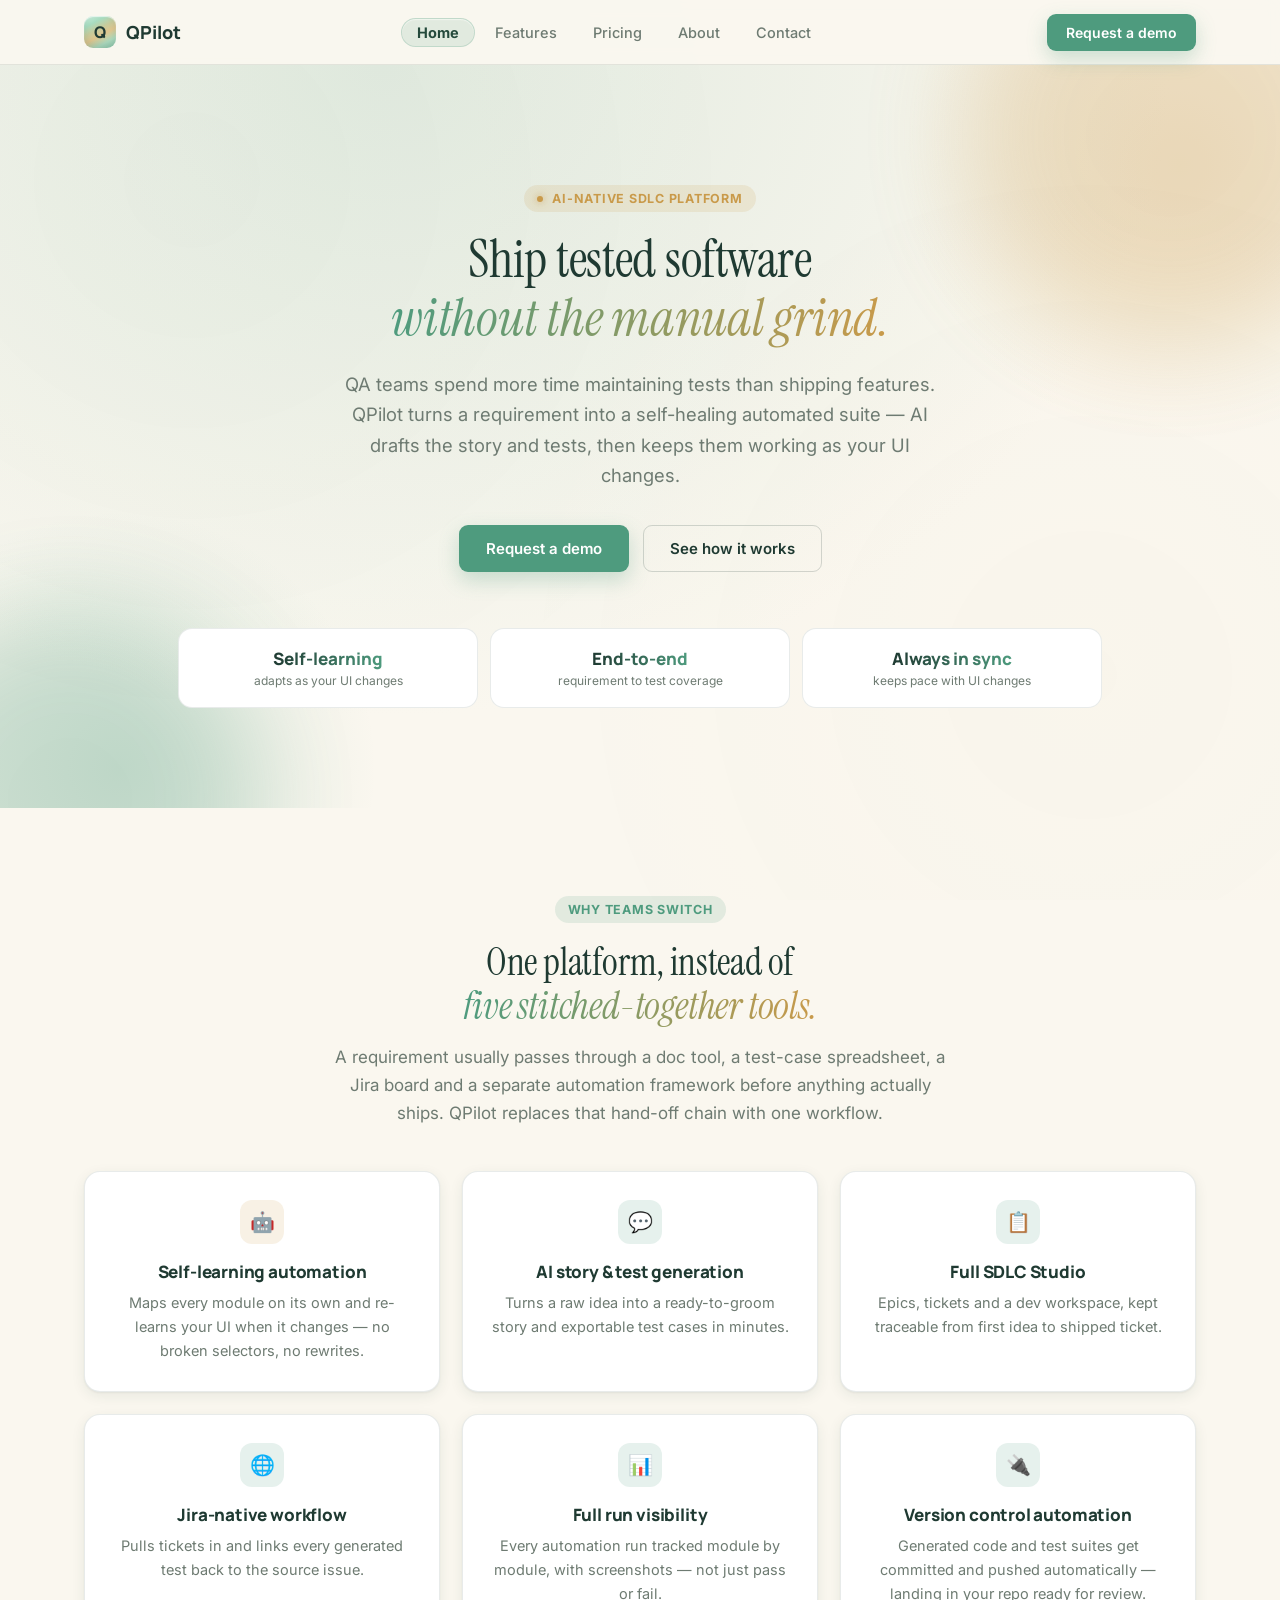
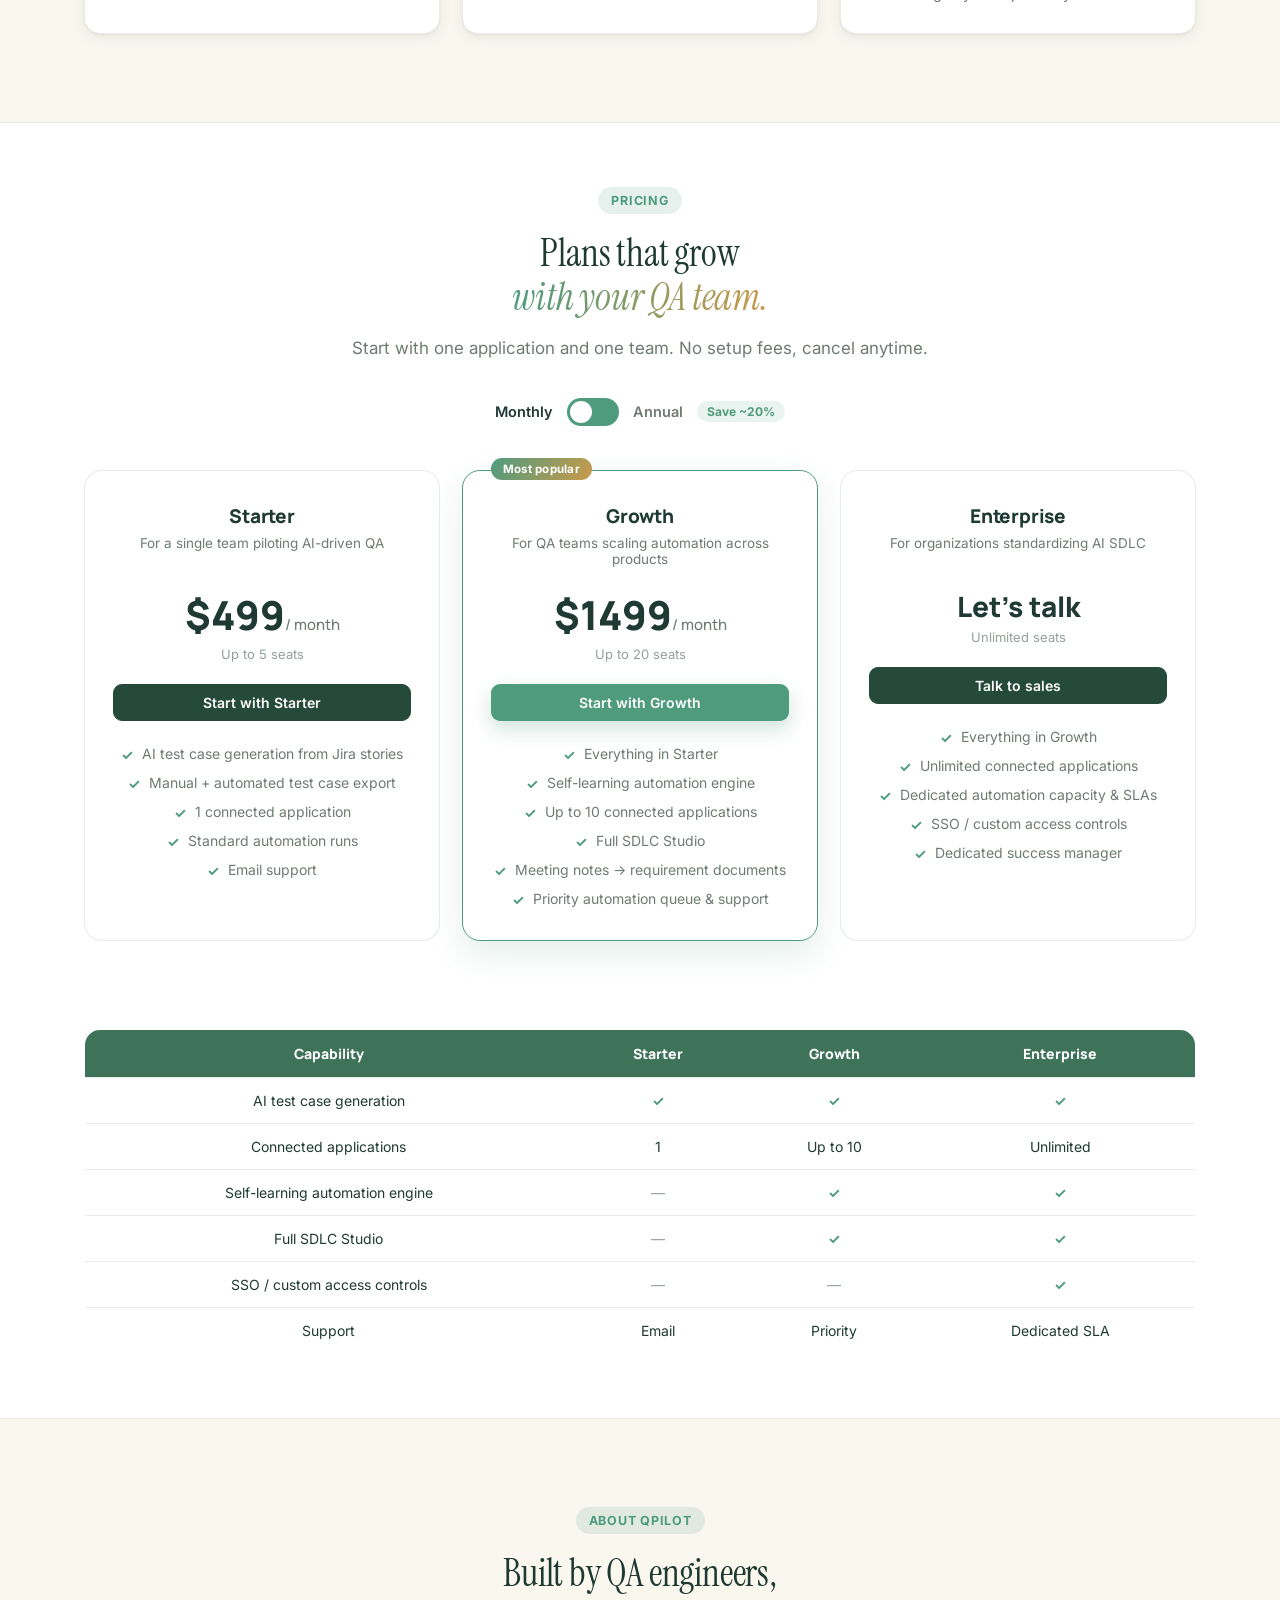
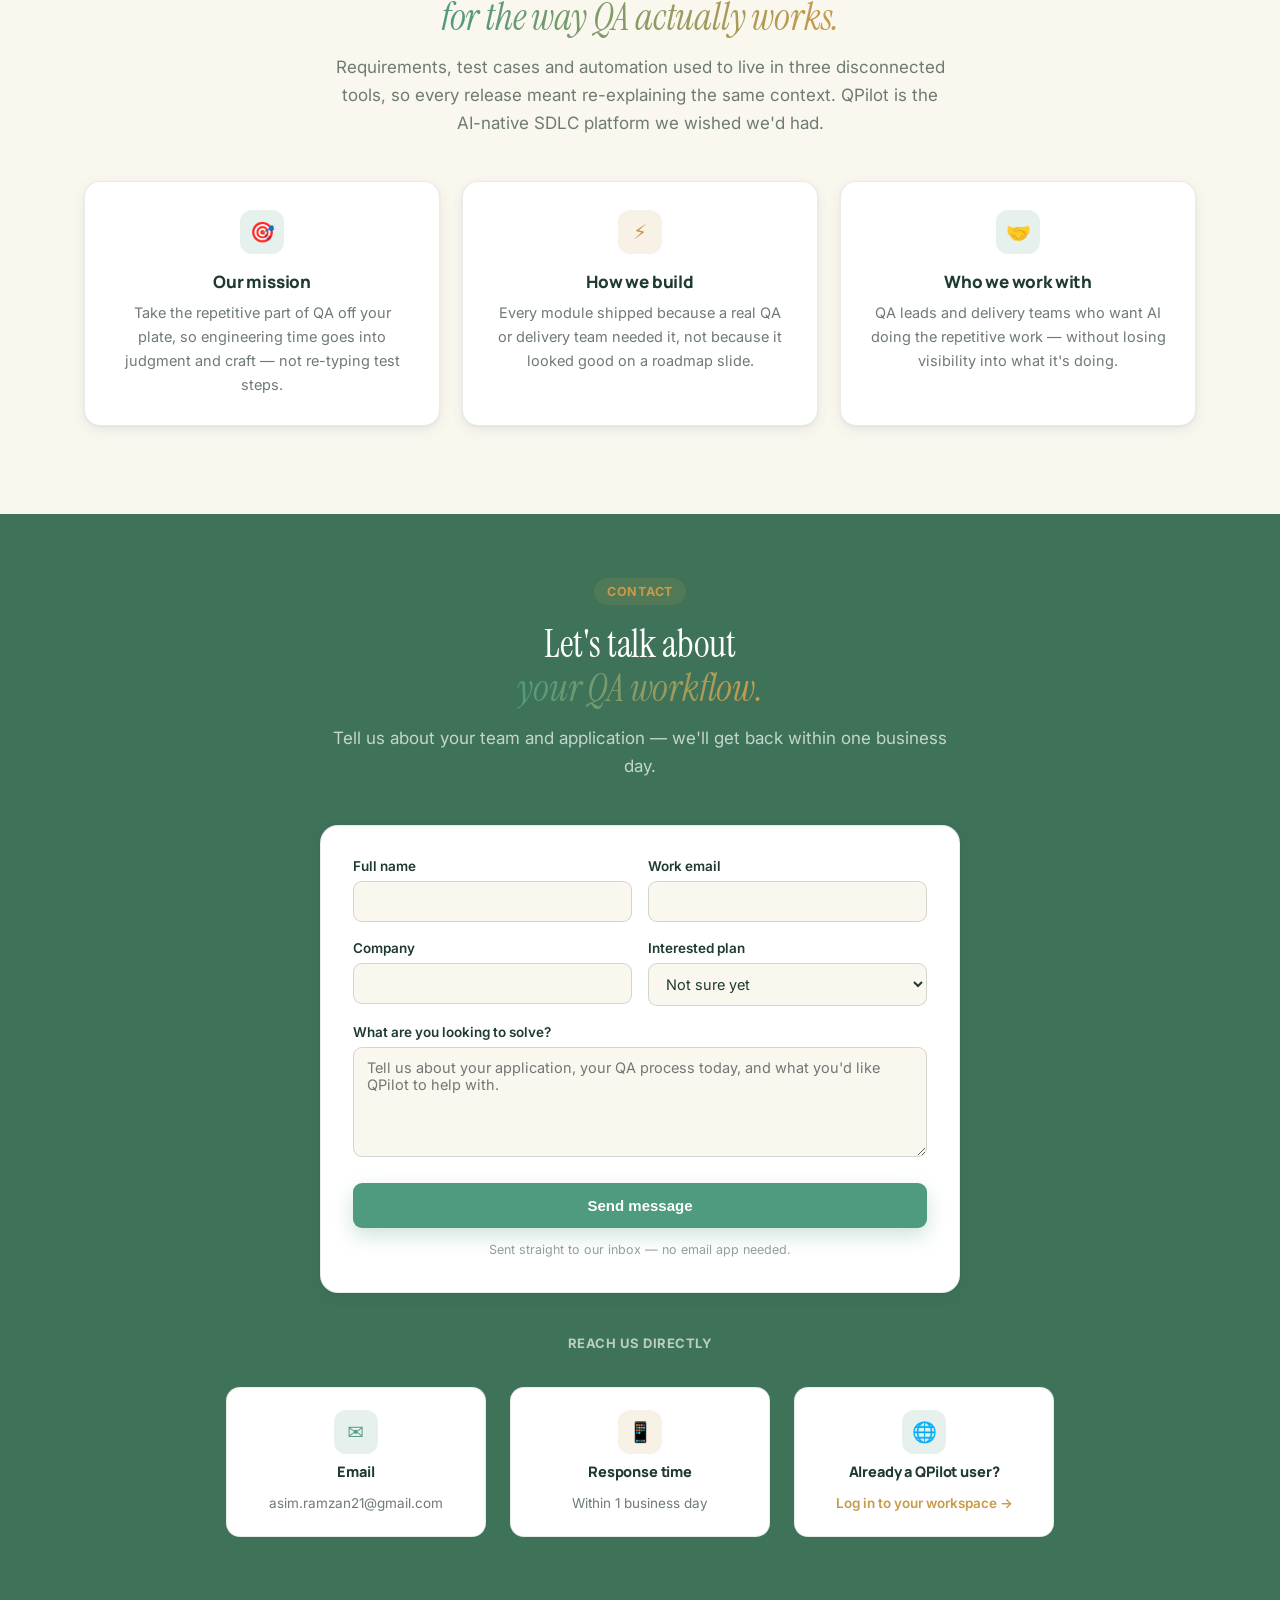
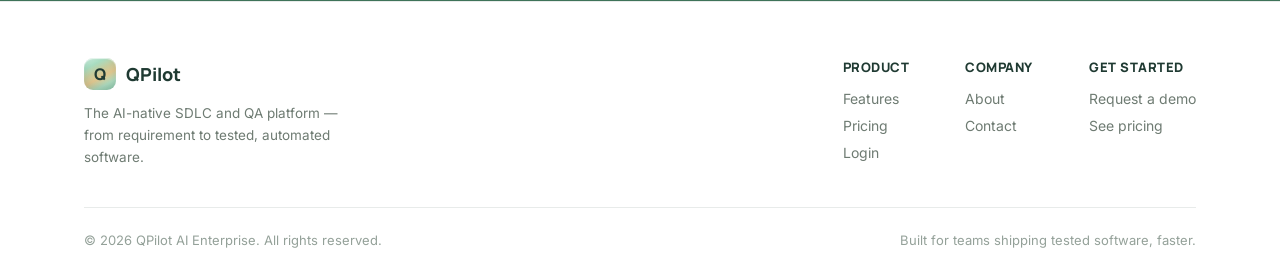
<file: pricing.html>
<!DOCTYPE html>
<html lang="en"><head><meta charset="UTF-8">
<meta http-equiv="refresh" content="0; url=index.html#pricing">
<link rel="canonical" href="index.html#pricing">
<title>QPilot</title></head>
<body>Redirecting to <a href="index.html#pricing">index.html#pricing</a>...
<script>location.replace('index.html#pricing');</script>
</body></html>
</file>
<file: styles.css>
/* ============================================================
   QPilot Public Website - Clarity concept (2026-09-24)
   Light warm-neutral base . Sage-teal #4E9B7E primary . Gold #C99A4A accent
   Instrument Serif for display headings . Manrope for card/UI headings . Inter for body
   ============================================================ */
:root{
  --dark:#EFE9D6; --dark2:#254A3C; --dark3:#3E7359;
  --primary:#4E9B7E; --primary-soft:rgba(78,155,126,.14); --primary-mid:#6FB89A; --primary-dim:#6FB89A;
  --accent:#C99A4A; --accent-soft:rgba(201,154,74,.14);
  --green:#5FAE8C; --green-soft:rgba(95,174,140,.14);
  --bg:#FAF7EF; --surface:#FFFFFF; --text:#1F3A32; --text2:#6E7B72; --muted:#94A199;
  --border:rgba(31,58,50,.10); --border2:rgba(31,58,50,.18);
  --success:#4E9B7E; --success-soft:rgba(78,155,126,.12);
  --danger:#B85A46; --danger-soft:rgba(184,90,70,.12);
  --warning:#C99A4A; --warning-soft:rgba(201,154,74,.12);
  --shadow:0 1px 3px rgba(31,58,50,.08),0 8px 24px rgba(31,58,50,.10);
  --shadow-sm:0 1px 2px rgba(31,58,50,.06),0 4px 14px rgba(31,58,50,.08);
  --maxw:1160px;
}
*{box-sizing:border-box;}
.qsite-grain{position:fixed;inset:0;opacity:.5;pointer-events:none;z-index:1;
  background-image:radial-gradient(circle at 15% 20%,rgba(78,155,126,.05) 0%,transparent 45%),
                    radial-gradient(circle at 85% 75%,rgba(201,154,74,.04) 0%,transparent 45%);}
html,body{margin:0;padding:0;}
body{
  font-family:'Inter',system-ui,-apple-system,sans-serif;
  background:var(--bg); color:var(--text);
  -webkit-font-smoothing:antialiased;
}
h1,h2{font-family:'Instrument Serif',Georgia,serif;margin:0;color:var(--text);letter-spacing:-.005em;font-weight:400;}
h3,h4{font-family:'Manrope',-apple-system,sans-serif;margin:0;color:var(--text);letter-spacing:-.01em;font-weight:800;text-wrap:balance;}
p{margin:0;line-height:1.65;}
a{color:inherit;text-decoration:none;}
img{max-width:100%;}
.wrap{max-width:var(--maxw);margin:0 auto;padding:0 24px;}
code,.mono{font-family:'JetBrains Mono',ui-monospace,monospace;}

/* ---- Top nav ---- */
.qsite-nav{
  position:sticky;top:0;z-index:50;
  background:rgba(250,247,239,.86);backdrop-filter:blur(10px);
  border-bottom:1px solid var(--border);
}
.qsite-nav-inner{max-width:var(--maxw);margin:0 auto;padding:0 24px;height:64px;display:flex;align-items:center;justify-content:space-between;}
.qsite-brand{display:flex;align-items:center;gap:10px;color:var(--text);font-family:'Manrope',sans-serif;font-weight:800;font-size:18px;}
.qsite-brand-mark{width:32px;height:32px;border-radius:9px;background:linear-gradient(152deg,#CDEEE0 0%,#A8DCC0 24%,#C7CB9C 42%,#E0C68E 58%,#B0DCC0 78%,#8FCBB0 100%);display:flex;align-items:center;justify-content:center;font-family:'Manrope',sans-serif;font-weight:800;color:#213B34;font-size:16px;flex:none;box-shadow:inset 0 1px 1px rgba(255,255,255,.7),inset 0 -4px 7px rgba(20,60,50,.14);}
.qsite-links{display:flex;align-items:center;gap:4px;}
.qsite-links a{color:var(--text2);font-size:14.5px;font-weight:500;transition:color .2s;padding:8px 16px;border-radius:100px;}
.qsite-links a:hover{color:var(--text);}
.qsite-links a.active{color:var(--dark2);font-weight:700;}
.qsite-cta-group{display:flex;align-items:center;gap:10px;}
.qsite-btn{display:inline-flex;align-items:center;justify-content:center;gap:8px;padding:9px 18px;border-radius:9px;font-weight:600;font-size:14px;border:1.5px solid transparent;cursor:pointer;transition:.15s;white-space:nowrap;}
.qsite-btn-primary{background:var(--primary);color:#fff;box-shadow:0 8px 20px rgba(78,155,126,.28);}
.qsite-btn-primary:hover{background:#3E8069;color:#fff;}
.qsite-btn-ghost{background:transparent;color:var(--text);border-color:var(--border2);}
.qsite-btn-ghost:hover{border-color:var(--text2);color:var(--text);}
.qsite-btn-dark{background:var(--dark2);color:#fff;border-color:var(--dark2);}
.qsite-btn-dark:hover{background:var(--dark3);}
.qsite-nav-toggle{display:none;background:none;border:none;color:var(--text);font-size:22px;cursor:pointer;}
@media(max-width:860px){
  .qsite-links{position:fixed;top:64px;left:0;right:0;background:var(--surface);flex-direction:column;align-items:flex-start;gap:2px;padding:10px 24px 18px;border-bottom:1px solid var(--border);box-shadow:var(--shadow-sm);display:none;}
  .qsite-links.open{display:flex;}
  .qsite-links a{padding:10px 14px;width:100%;}
  .qsite-nav-toggle{display:block;}
  .qsite-cta-group .qsite-btn-ghost{display:none;}
  .qnav-pill{display:none;}
}

/* ---- Sections ---- */
.qsite-section{padding:88px 0;}
.qsite-section.tight{padding:64px 0;}
.qsite-eyebrow{display:inline-flex;align-items:center;gap:7px;font-size:12.5px;font-weight:700;letter-spacing:.06em;text-transform:uppercase;color:var(--primary);background:var(--primary-soft);padding:6px 13px;border-radius:100px;margin-bottom:18px;}
.qsite-h2{font-size:clamp(26px,4.2vw,38px);font-weight:400;line-height:1.15;overflow-wrap:break-word;text-wrap:balance;}
.qsite-sub{color:var(--text2);font-size:17px;max-width:620px;margin-top:14px;line-height:1.65;}
.qsite-center{text-align:center;margin-left:auto;margin-right:auto;}

/* ---- Hero ---- */
.qsite-hero{background:radial-gradient(ellipse at 30% 0%,var(--primary-soft) 0%,var(--bg) 62%);position:relative;overflow:hidden;padding:120px 0 100px;}
.qsite-hero::before{content:"";position:absolute;top:-180px;right:-180px;width:560px;height:560px;border-radius:50%;background:radial-gradient(circle,rgba(201,154,74,.14),transparent 70%);}
.qsite-hero::after{content:"";position:absolute;bottom:-220px;left:-140px;width:520px;height:520px;border-radius:50%;background:radial-gradient(circle,rgba(78,155,126,.16),transparent 70%);}
.qsite-hero-inner{position:relative;z-index:1;max-width:1060px;}
.qsite-hero .qsite-eyebrow{background:var(--accent-soft);color:var(--accent);}
.qsite-hero h1{color:var(--text);font-size:clamp(30px,5.2vw,52px);line-height:1.14;font-weight:400;overflow-wrap:break-word;max-width:34ch;margin-left:auto;margin-right:auto;text-wrap:balance;}

/* ---- Accent-text: the hero's italic gradient treatment, reused as one
   consistent typographic "voice" for the emphasised phrase in every
   major heading site-wide (hero, section h2s alike). ---- */
.accent-text,.qsite-hero h1 .accent{background:linear-gradient(90deg,var(--primary),var(--accent));-webkit-background-clip:text;background-clip:text;color:transparent;display:inline-block;font-style:italic;}
.qsite-hero p.lead{color:var(--text2);font-size:18.5px;line-height:1.65;margin-top:20px;max-width:600px;margin-left:auto;margin-right:auto;}
.qsite-hero-actions{display:flex;gap:14px;margin-top:34px;flex-wrap:wrap;}
.qsite-hero .qsite-btn{padding:13px 26px;font-size:15px;}
.qsite-hero-proof{display:flex;gap:36px;margin-top:56px;flex-wrap:wrap;}
.qsite-hero-proof div{color:var(--text2);font-size:13px;}
.qsite-hero-proof strong{display:block;color:var(--text);font-family:'Manrope',sans-serif;font-size:26px;font-weight:800;}
@media(max-width:640px){.qsite-hero{padding:96px 0 72px;}}

/* ---- Cards / grids ---- */
.qsite-grid{display:grid;gap:22px;}
.qsite-grid.cols-3{grid-template-columns:repeat(3,1fr);}
.qsite-grid.cols-2{grid-template-columns:repeat(2,1fr);}
.qsite-grid.cols-4{grid-template-columns:repeat(4,1fr);}
@media(max-width:900px){.qsite-grid.cols-3,.qsite-grid.cols-4{grid-template-columns:repeat(2,1fr);}}
@media(max-width:640px){.qsite-grid.cols-2,.qsite-grid.cols-3,.qsite-grid.cols-4{grid-template-columns:1fr;}}

.qsite-card{background:var(--surface);border:1px solid var(--border);border-radius:16px;padding:28px;box-shadow:var(--shadow-sm);}
.qsite-icon{width:44px;height:44px;border-radius:12px;display:flex;align-items:center;justify-content:center;font-size:20px;background:var(--primary-soft);color:var(--primary);margin-bottom:16px;}
.qsite-icon.accent{background:var(--accent-soft);color:var(--accent);}
.qsite-icon.green{background:var(--green-soft);color:var(--green);}
.qsite-card h3{font-size:17px;font-weight:800;margin-bottom:8px;}
.qsite-card p{color:var(--text2);font-size:14.5px;}

.qsite-band{background:var(--dark3);}
.qsite-band .qsite-h2,.qsite-band h3{color:#fff;}
.qsite-band .qsite-sub{color:rgba(255,255,255,.7);}
.qsite-band .qc-info-label{color:rgba(255,255,255,.65);}

/* ---- Stats ---- */
.qsite-stats{display:flex;gap:0;border:1px solid var(--border);border-radius:16px;overflow:hidden;background:var(--surface);}
.qsite-stat{flex:1;padding:26px 20px;text-align:center;border-right:1px solid var(--border);}
.qsite-stat:last-child{border-right:none;}
.qsite-stat strong{display:block;font-family:'Manrope',sans-serif;font-size:30px;font-weight:800;color:var(--primary);}
.qsite-stat span{font-size:13px;color:var(--text2);}
@media(max-width:640px){.qsite-stats{flex-direction:column;}.qsite-stat{border-right:none;border-bottom:1px solid var(--border);}}

/* ---- CTA band ---- */
.qsite-cta-band{background:linear-gradient(135deg,#254A3C 0%,#3E7359 55%,#8C6A2E 100%);border-radius:24px;padding:56px;text-align:center;color:#fff;position:relative;overflow:hidden;}
.qsite-cta-band::after{content:"";position:absolute;inset:0;background:radial-gradient(circle at 80% 0%,rgba(230,197,142,.25),transparent 55%);}
.qsite-cta-band > *{position:relative;z-index:1;}
.qsite-cta-band h2{color:#fff;font-size:30px;}
.qsite-cta-band p{color:rgba(255,255,255,.82);margin-top:10px;font-size:15.5px;}
.qsite-cta-band .qsite-hero-actions{justify-content:center;margin-top:26px;}
.qsite-cta-band .qsite-btn-primary{background:#fff;color:var(--dark2);box-shadow:none;}
.qsite-cta-band .qsite-btn-primary:hover{background:var(--accent-soft);}
.qsite-cta-band .qsite-btn-ghost{border-color:rgba(255,255,255,.4);color:#fff;}

/* ---- Footer ---- */
.qsite-footer{background:var(--surface);border-top:1px solid var(--border);color:var(--text2);padding:56px 0 28px;margin-top:0;}
.qsite-footer-top{display:flex;justify-content:space-between;gap:40px;flex-wrap:wrap;padding-bottom:36px;border-bottom:1px solid var(--border);}
.qsite-footer-brand{max-width:280px;}
.qsite-footer-brand p{color:var(--text2);font-size:13.5px;margin-top:12px;}
.qsite-footer-cols{display:flex;gap:56px;flex-wrap:wrap;}
.qsite-footer-col h4{color:var(--text);font-size:13px;font-weight:800;margin-bottom:14px;text-transform:uppercase;letter-spacing:.04em;}
.qsite-footer-col a{display:block;color:var(--text2);font-size:14px;margin-bottom:10px;}
.qsite-footer-col a:hover{color:var(--text);}
.qsite-footer-bottom{display:flex;justify-content:space-between;padding-top:24px;font-size:13px;color:var(--muted);flex-wrap:wrap;gap:10px;}

/* ---- Badge / pill ---- */
.qsite-pill{display:inline-flex;align-items:center;gap:6px;font-size:12.5px;font-weight:600;padding:4px 11px;border-radius:100px;background:var(--success-soft);color:var(--success);}

/* ---- Pricing page ---- */
.qp-toggle-wrap{display:flex;align-items:center;justify-content:center;gap:14px;margin-top:36px;}
.qp-toggle-label{font-size:14.5px;font-weight:600;color:var(--text2);}
.qp-toggle-label.on{color:var(--text);}
.qp-toggle{position:relative;width:52px;height:28px;background:var(--primary);border-radius:100px;border:none;cursor:pointer;flex:none;}
.qp-toggle::after{content:"";position:absolute;top:3px;left:3px;width:22px;height:22px;border-radius:50%;background:#fff;transition:.2s;}
.qp-toggle.annual::after{left:27px;}
.qp-save-pill{font-size:12px;font-weight:700;color:var(--success);background:var(--success-soft);padding:3px 10px;border-radius:100px;}
.qp-plans{display:grid;grid-template-columns:repeat(3,1fr);gap:22px;margin-top:44px;align-items:stretch;}
@media(max-width:900px){.qp-plans{grid-template-columns:1fr;}}
.qp-plan{background:var(--surface);border:1.5px solid var(--border);border-radius:18px;padding:32px 28px;display:flex;flex-direction:column;}
.qp-plan.highlight{border-color:var(--primary);box-shadow:0 12px 32px rgba(78,155,126,.16);position:relative;}
.qp-plan.highlight::before{content:"Most popular";position:absolute;top:-13px;left:28px;background:linear-gradient(120deg,var(--primary),var(--accent));color:#fff;font-size:11.5px;font-weight:700;padding:4px 12px;border-radius:100px;letter-spacing:.02em;}
.qp-plan h3{font-size:19px;font-weight:800;}
.qp-plan .qp-tagline{color:var(--text2);font-size:13.5px;margin-top:6px;min-height:34px;}
.qp-price{font-family:'Manrope',sans-serif;font-weight:800;font-size:40px;color:var(--text);margin-top:18px;}
.qp-price small{font-size:15px;font-weight:500;color:var(--text2);}
.qp-price.custom{font-size:28px;}
.qp-seats{font-size:13px;color:var(--muted);margin-top:4px;}
.qp-plan .qsite-btn{margin-top:22px;width:100%;}
.qp-feat-list{list-style:none;padding:0;margin:24px 0 0;display:flex;flex-direction:column;gap:11px;flex:1;}
.qp-feat-list li{display:flex;gap:9px;font-size:14px;color:var(--text2);align-items:flex-start;}
.qp-feat-list li::before{content:"\2713";color:var(--success);font-weight:700;flex:none;margin-top:1px;}
.qp-compare{margin-top:88px;overflow-x:auto;}
.qp-compare table{width:100%;border-collapse:collapse;background:var(--surface);border:1px solid var(--border);border-radius:16px;overflow:hidden;min-width:640px;}
.qp-compare th,.qp-compare td{padding:14px 18px;text-align:left;font-size:14px;border-bottom:1px solid var(--border);}
.qp-compare th{background:var(--dark3);color:#fff;font-weight:800;font-family:'Manrope',sans-serif;}
.qp-compare td:not(:first-child),.qp-compare th:not(:first-child){text-align:center;}
.qp-compare tbody tr:last-child td{border-bottom:none;}
.qp-compare td.yes{color:var(--success);font-weight:700;}
.qp-compare td.no{color:var(--muted);}

/* ---- Scroll-driven single-page additions ---- */
html{scroll-behavior:smooth;}
.qsite-links{position:relative;}
.qnav-pill{position:absolute;top:2px;bottom:2px;height:auto;border-radius:100px;background:var(--primary-soft);border:1px solid rgba(78,155,126,.22);box-shadow:inset 0 1px 1px rgba(255,255,255,.5);transition:left .35s cubic-bezier(.65,0,.35,1),width .35s cubic-bezier(.65,0,.35,1);z-index:0;}
.qsite-links a{position:relative;z-index:1;}
.qsite-nav.scrolled{box-shadow:0 8px 24px rgba(31,58,50,.10);}
@media(prefers-reduced-motion: reduce){html{scroll-behavior:auto;}}

.orb{position:absolute;border-radius:50%;filter:blur(50px);opacity:.22;animation:qfloat 10s ease-in-out infinite;pointer-events:none;}
.orb1{width:420px;height:420px;background:var(--accent);top:-140px;right:-100px;}
.orb2{width:380px;height:380px;background:var(--primary);bottom:-180px;left:-120px;animation-delay:-5s;}
@keyframes qfloat{0%,100%{transform:translateY(0) scale(1);}50%{transform:translateY(-26px) scale(1.06);}}
@media(prefers-reduced-motion: reduce){.orb{animation:none;}}

.reveal{opacity:0;transform:translateY(26px);transition:opacity .6s ease,transform .6s ease;}
.reveal.in{opacity:1;transform:translateY(0);}
.bento .reveal:nth-child(2){transition-delay:.06s;}
.bento .reveal:nth-child(3){transition-delay:.12s;}
.bento .reveal:nth-child(4){transition-delay:.18s;}
.bento .reveal:nth-child(5){transition-delay:.24s;}
@media(prefers-reduced-motion: reduce){.reveal{opacity:1;transform:none;transition:none;}}

.bento{display:grid;grid-template-columns:1.3fr 1fr 1fr;grid-template-rows:auto auto;gap:18px;}
.qsite-card.big{grid-row:span 2;display:flex;flex-direction:column;justify-content:center;}
.qsite-card.big h3{font-size:19px;}
.qsite-card.big p{font-size:15px;}
@media(max-width:900px){.bento{grid-template-columns:1fr 1fr;}.qsite-card.big{grid-column:span 2;grid-row:auto;}}
@media(max-width:640px){.bento{grid-template-columns:1fr;}.qsite-card.big{grid-column:auto;}}

.qsite-card{position:relative;overflow:hidden;transition:transform .3s,box-shadow .3s;}
.qsite-card:hover{transform:translateY(-4px);box-shadow:0 16px 32px rgba(31,58,50,.12);}
.qsite-card::before{content:"";position:absolute;inset:0;background:radial-gradient(220px circle at var(--mx,50%) var(--my,0%),rgba(78,155,126,.10),transparent 70%);opacity:0;transition:opacity .3s;pointer-events:none;}
.qsite-card:hover::before{opacity:1;}
@media(prefers-reduced-motion: reduce){.qsite-card,.qsite-card:hover{transform:none;}}

.cnt-txt{display:block;color:var(--text);font-family:'Manrope',sans-serif;font-size:26px;font-weight:800;}

/* ---- Contact page ---- */
.qc-wrap{display:flex;flex-direction:column;align-items:center;gap:40px;}
.qc-info-label{font-size:13px;font-weight:700;letter-spacing:.04em;text-transform:uppercase;color:var(--text2);margin:0 0 -8px;}
.qc-info-row{display:flex;gap:24px;flex-wrap:wrap;justify-content:center;width:100%;}
.qc-info-item{display:flex;flex-direction:column;align-items:center;gap:8px;flex:1 1 220px;max-width:260px;text-align:center;background:var(--surface);border:1px solid var(--border);border-radius:14px;padding:22px 18px;}
.qc-info-item .qsite-icon{margin-bottom:0;flex:none;}
.qc-info-item h4{font-size:14.5px;font-weight:800;color:var(--text);margin-bottom:3px;}
.qc-info-item p{font-size:13.5px;color:var(--text2);}
.qc-form{width:100%;max-width:640px;background:var(--surface);border:1px solid var(--border);border-radius:18px;padding:32px;box-shadow:var(--shadow-sm);}
.qc-field{margin-bottom:18px;}
.qc-field label{display:block;font-size:13.5px;font-weight:600;color:var(--text);margin-bottom:7px;}
.qc-field input,.qc-field textarea,.qc-field select{width:100%;padding:11px 13px;border:1.5px solid var(--border2);border-radius:9px;font-family:'Inter',sans-serif;font-size:14.5px;color:var(--text);background:var(--bg);}
.qc-field input:focus,.qc-field textarea:focus,.qc-field select:focus{outline:none;border-color:var(--primary);background:var(--surface);}
.qc-field textarea{resize:vertical;min-height:110px;}
.qc-row2{display:grid;grid-template-columns:1fr 1fr;gap:16px;}
@media(max-width:480px){.qc-row2{grid-template-columns:1fr;}}
.qc-submit{width:100%;padding:13px;font-size:15px;margin-top:4px;}
.qc-note{font-size:12.5px;color:var(--muted);margin-top:12px;text-align:center;}

/* ---- Center-aligned layout, whole site ---- */
.qsite-hero-inner,.qsite-hero-actions,.qsite-hero-proof{margin-left:auto;margin-right:auto;justify-content:center;text-align:center;}
.qsite-sub{margin-left:auto;margin-right:auto;}
.qsite-card,.qp-plan{text-align:center;}
.qsite-icon{margin-left:auto;margin-right:auto;}
.qp-feat-list{align-items:center;}
.qp-feat-list li{justify-content:center;}
.qp-toggle-wrap{justify-content:center;}
.qp-compare td,.qp-compare th{text-align:center;}
.qp-compare td:first-child,.qp-compare th:first-child{text-align:center;}

/* ---- A little extra motion ---- */
.qsite-hero-inner > *{animation:qFadeUp .8s ease both;}
.qsite-hero-inner .qsite-eyebrow{animation-delay:.05s;}
.qsite-hero-inner h1{animation-delay:.12s;}
.qsite-hero-inner .lead{animation-delay:.2s;}
.qsite-hero-inner .qsite-hero-actions{animation-delay:.28s;}
.qsite-hero-inner .qsite-hero-proof{animation-delay:.36s;}
@keyframes qFadeUp{from{opacity:0;transform:translateY(18px);}to{opacity:1;transform:translateY(0);}}
@media(prefers-reduced-motion: reduce){.qsite-hero-inner > *{animation:none;opacity:1;}}

.qsite-btn{position:relative;overflow:hidden;}
.qsite-btn-primary:hover,.qsite-btn-dark:hover{transform:translateY(-2px);}
.qsite-btn{transition:transform .2s ease,background .15s,border-color .15s;}

.qsite-eyebrow{position:relative;}
.qsite-hero .qsite-eyebrow::before{content:"";display:inline-block;width:6px;height:6px;border-radius:50%;background:var(--accent);box-shadow:0 0 8px var(--accent);margin-right:2px;animation:qPulse 2s ease-in-out infinite;}
@keyframes qPulse{0%,100%{opacity:1;}50%{opacity:.4;}}
@media(prefers-reduced-motion: reduce){.qsite-hero .qsite-eyebrow::before{animation:none;}}

.cnt,.cnt-txt,.qsite-stat strong{background:linear-gradient(90deg,var(--text),var(--primary));-webkit-background-clip:text;background-clip:text;}
.cnt{color:transparent;}
.qsite-hero-proof strong.cnt{color:transparent;background:linear-gradient(90deg,var(--text),var(--primary));-webkit-background-clip:text;background-clip:text;}
.qsite-hero-proof strong.cnt-txt{color:transparent;background:linear-gradient(90deg,var(--text),var(--primary));-webkit-background-clip:text;background-clip:text;}

/* ---- Hero proof stats: chip cards ---- */
.qsite-hero-proof{gap:12px;flex-wrap:nowrap;}
.proof-chip{display:flex;align-items:center;justify-content:center;text-align:center;background:var(--surface);border:1px solid var(--border);border-radius:14px;padding:18px 22px;width:300px;flex:none;transition:transform .25s,border-color .25s;}
.proof-chip:hover{transform:translateY(-3px);border-color:rgba(78,155,126,.4);}
.proof-text{display:flex;flex-direction:column;align-items:center;min-width:0;}
.qsite-hero-proof .proof-chip strong{font-size:17px;margin-bottom:3px;white-space:nowrap;}
.qsite-hero-proof .proof-chip span{font-size:12px;color:var(--text2);line-height:1.4;}
@media(max-width:1060px){.qsite-hero-proof{flex-wrap:wrap;}.proof-chip{width:calc(50% - 6px);}}
@media(max-width:640px){.qsite-hero-proof{flex-wrap:wrap;}.proof-chip{max-width:100%;width:100%;}}

/* ---- Features: compact tag row ---- */
.tag-row{display:flex;flex-wrap:wrap;justify-content:center;gap:12px;margin-top:28px;}
.tag-chip{display:inline-flex;align-items:center;gap:8px;background:var(--surface);border:1px solid var(--border);border-radius:100px;padding:10px 18px;font-size:13.5px;font-weight:600;color:var(--text2);transition:transform .25s,border-color .25s,color .25s;}
.tag-chip:hover{transform:translateY(-3px);border-color:var(--primary);color:var(--text);}

/* ---- Single-line headings where the copy allows it ---- */
.nowrap-lg{white-space:nowrap;}
@media(max-width:640px){.nowrap-lg{white-space:normal;}}
</file>
